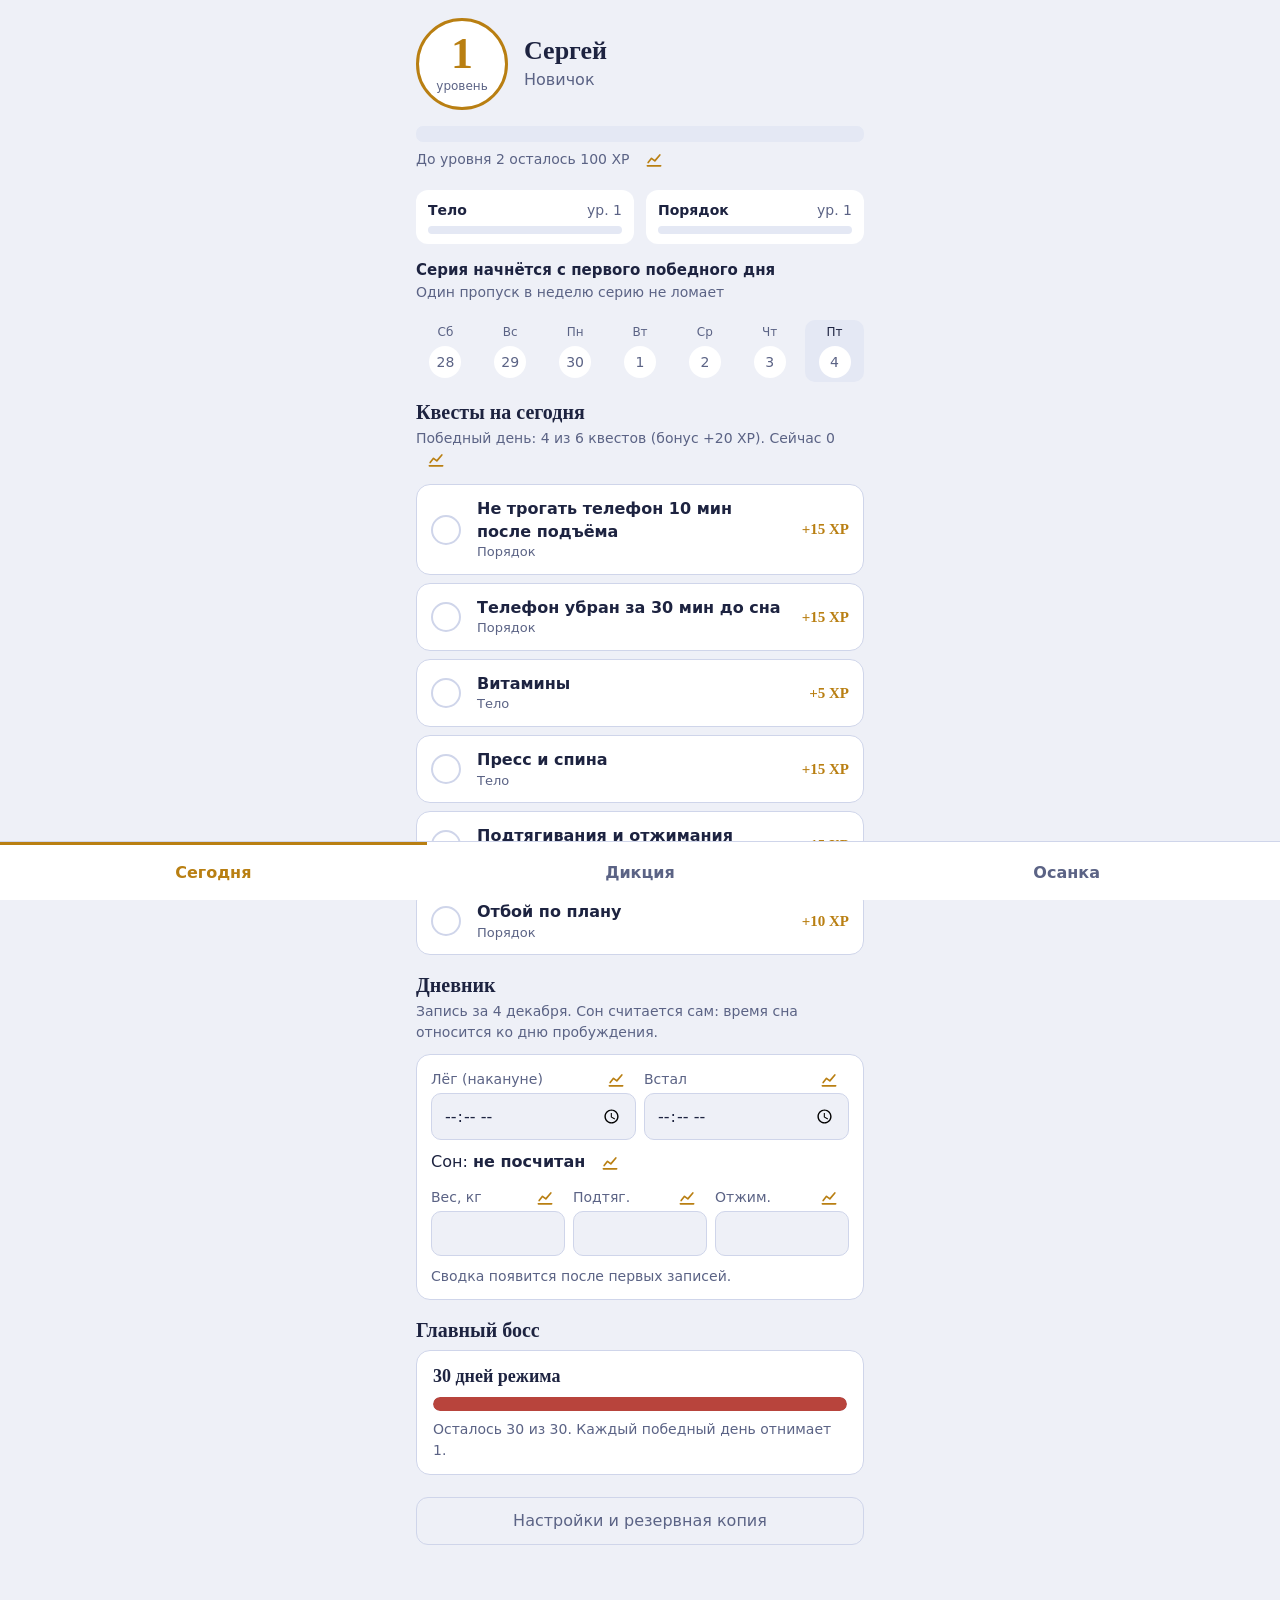
<file: index.html>
<!doctype html>
<html lang="ru">
<head>
<meta charset="utf-8">
<meta name="viewport" content="width=device-width, initial-scale=1, viewport-fit=cover">
<meta name="apple-mobile-web-app-capable" content="yes">
<meta name="mobile-web-app-capable" content="yes">
<meta name="apple-mobile-web-app-status-bar-style" content="black-translucent">
<meta name="apple-mobile-web-app-title" content="Квесты дня">
<meta name="theme-color" content="#161b2e">
<meta name="color-scheme" content="dark light">
<link rel="apple-touch-icon" href="[data-uri]">
<link rel="icon" href="[data-uri]">
<title>Квесты дня</title>
<style>
:root{
  --bg:#161b2e; --surface:#1f2640; --surface2:#283052; --line:#343e66;
  --text:#ece9f4; --muted:#9ba2c2;
  --gold:#e9b44c; --gold-ink:#2b1f05;
  --moss:#7cc79a; --moss-ink:#0f2a1b; --moss-bg:rgba(124,199,154,.14);
  --blood:#d9645b;
  --serif:"Iowan Old Style","Palatino Linotype",Georgia,serif;
  --sans:-apple-system,"SF Pro Text",system-ui,"Segoe UI",Roboto,sans-serif;
}
@media (prefers-color-scheme: light){
  :root{
    --bg:#eef0f7; --surface:#ffffff; --surface2:#e4e8f4; --line:#cfd5ea;
    --text:#1d2340; --muted:#5b6385;
    --gold:#b97f12; --gold-ink:#ffffff;
    --moss:#2f8a58; --moss-ink:#ffffff; --moss-bg:rgba(47,138,88,.12);
    --blood:#b8443c;
  }
}
*{box-sizing:border-box;-webkit-tap-highlight-color:transparent}
html,body{margin:0;background:var(--bg);color:var(--text);font:16px/1.45 var(--sans)}
body{padding:env(safe-area-inset-top) env(safe-area-inset-right) env(safe-area-inset-bottom) env(safe-area-inset-left)}
button,input,select,textarea{font:inherit;color:inherit}
button{cursor:pointer}
:focus-visible{outline:3px solid var(--gold);outline-offset:2px}
#app{max-width:480px;margin:0 auto;padding:18px 16px 110px}

.notice{background:var(--surface2);border-left:4px solid var(--blood);padding:10px 12px;border-radius:8px;font-size:14px;margin-bottom:14px}

/* Персонаж: единственный «громкий» элемент */
.hero{display:flex;align-items:center;gap:16px}
.lvl{flex:none;width:92px;height:92px;border-radius:50%;border:3px solid var(--gold);display:flex;flex-direction:column;align-items:center;justify-content:center;background:var(--surface)}
.lvl-n{font:700 44px/1 var(--serif);color:var(--gold)}
.lvl-w{font-size:12px;color:var(--muted);margin-top:2px}
.who h1{margin:0;font:700 26px/1.15 var(--serif)}
.who p{margin:2px 0 0;color:var(--muted)}
.bar{height:14px;border-radius:7px;background:var(--surface2);overflow:hidden}
.bar i{display:block;height:100%;border-radius:7px;background:var(--gold);transition:width .5s ease}
.xp{margin-top:16px;height:16px}
.hint{margin:6px 0 0;font-size:14px;color:var(--muted)}

.spheres{display:grid;grid-template-columns:1fr 1fr;gap:12px;margin-top:18px}
.sph{background:var(--surface);border-radius:12px;padding:10px 12px}
.sph-top{display:flex;justify-content:space-between;font-size:14px;margin-bottom:6px}
.sph-top b{font-weight:600}
.sph-top span{color:var(--muted)}
.sph .bar{height:8px}
.sph .bar i{background:var(--moss)}

.streak{margin:16px 0 0;font-size:15px}
.streak b{font-weight:700}
.streak span{display:block;color:var(--muted);font-size:14px}

.week{display:grid;grid-template-columns:repeat(7,1fr);gap:6px;margin:18px 0 6px}
.day{background:none;border:0;padding:4px 0;display:flex;flex-direction:column;align-items:center;gap:4px;border-radius:10px;min-height:56px}
.day .wd{font-size:12px;color:var(--muted)}
.day .num{width:32px;height:32px;border-radius:50%;display:flex;align-items:center;justify-content:center;font-size:14px;border:2px solid transparent;color:var(--muted);background:var(--surface)}
.day.part .num{border-color:var(--gold);color:var(--text)}
.day.win .num{background:var(--gold);color:var(--gold-ink);font-weight:700}
.day.sel{background:var(--surface2)}
.day.sel .wd{color:var(--text)}

h2{font:700 20px/1.2 var(--serif);margin:18px 0 4px}
.sub{margin:0 0 12px;color:var(--muted);font-size:14px}
.sub.ok{color:var(--moss)}

.quest{width:100%;display:grid;grid-template-columns:34px 1fr auto;gap:12px;align-items:center;text-align:left;background:var(--surface);border:1px solid var(--line);border-radius:14px;padding:12px 14px;margin-bottom:8px;min-height:64px;transition:background .2s,border-color .2s}
.quest .chk{width:30px;height:30px;border-radius:50%;border:2px solid var(--line);display:flex;align-items:center;justify-content:center}
.quest .chk svg{width:16px;height:16px;stroke:var(--moss-ink);stroke-width:3;fill:none;opacity:0}
.quest .qt{display:block;font-weight:600}
.quest .qs{display:block;font-size:13px;color:var(--muted)}
.quest .qx{font:700 15px var(--serif);color:var(--gold)}
.quest.done{background:var(--moss-bg);border-color:var(--moss)}
.quest.done .chk{background:var(--moss);border-color:var(--moss)}
.quest.done .chk svg{opacity:1}
.quest.done .qt{color:var(--muted)}
.empty{background:var(--surface);border-radius:14px;padding:16px;color:var(--muted)}

.boss{background:var(--surface);border:1px solid var(--line);border-radius:14px;padding:14px 16px;margin-top:8px}
.boss h3{margin:0 0 10px;font:700 18px/1.25 var(--serif)}
.boss .bar i{background:var(--blood)}
.boss p{margin:8px 0 0;font-size:14px;color:var(--muted)}
.boss.dead{border-color:var(--gold)}
.boss.dead h3{color:var(--gold)}

.btn{display:block;width:100%;border:0;border-radius:12px;padding:13px 16px;font-weight:600;background:var(--gold);color:var(--gold-ink);min-height:48px}
.ghost{background:var(--surface2);border:1px solid var(--line);border-radius:10px;padding:10px 12px;min-height:44px}
.link{margin-top:22px;background:none;border:1px solid var(--line);border-radius:12px;color:var(--muted);width:100%;min-height:48px}

/* Тост и модалка */
#toast{position:fixed;left:50%;bottom:calc(84px + env(safe-area-inset-bottom));transform:translate(-50%,20px);background:var(--surface2);border:1px solid var(--gold);color:var(--text);padding:10px 16px;border-radius:12px;max-width:min(92vw,440px);font-size:15px;opacity:0;pointer-events:none;transition:opacity .2s,transform .2s;z-index:30;text-align:center}
#toast.show{opacity:1;transform:translate(-50%,0)}
#modal{position:fixed;inset:0;background:rgba(10,12,24,.7);display:none;align-items:center;justify-content:center;padding:24px;z-index:40}
#modal.open{display:flex}
.mcard{background:var(--surface);border:2px solid var(--gold);border-radius:18px;padding:24px 20px;max-width:360px;width:100%;text-align:center}
.mcard h2{margin:0 0 8px;color:var(--gold);font-size:26px}
.mcard p{margin:0 0 8px}
.mcard .btn{margin-top:14px}

/* Настройки */
#overlay{position:fixed;inset:0;background:rgba(10,12,24,.6);display:none;z-index:20}
#overlay.open{display:block}
.sheet{position:absolute;left:0;right:0;bottom:0;max-width:480px;margin:0 auto;max-height:92vh;overflow:auto;background:var(--bg);border-radius:20px 20px 0 0;padding:18px 16px calc(28px + env(safe-area-inset-bottom));border:1px solid var(--line)}
.sheet h2{margin-top:6px}
.sheet h3{font:700 17px var(--serif);margin:22px 0 8px}
.sheet label{display:block;font-size:14px;color:var(--muted);margin:10px 0 4px}
.sheet input[type=text],.sheet input[type=number],.sheet select,.sheet textarea{width:100%;background:var(--surface);border:1px solid var(--line);border-radius:10px;padding:10px 12px;min-height:44px}
.sheet textarea{min-height:110px;font:12px/1.4 ui-monospace,Menlo,monospace}
.qe{background:var(--surface);border:1px solid var(--line);border-radius:12px;padding:10px;margin-bottom:8px}
.qe input{background:var(--bg)!important}
.qe-row{display:grid;grid-template-columns:1fr 1fr auto;gap:8px;margin-top:8px}
.qe-row select{background:var(--bg)!important}
.row2{display:grid;grid-template-columns:1fr 1fr;gap:8px;margin-top:8px}
.msg{font-size:14px;color:var(--muted);margin:8px 0 0;min-height:1.4em}
.danger{color:var(--blood);border-color:var(--blood)}

/* Дневник и подсказки */
.logbox{background:var(--surface);border:1px solid var(--line);border-radius:14px;padding:12px 14px}
.logbox label{display:block;font-size:14px;color:var(--muted);margin:2px 0 4px}
.logbox input{width:100%;min-width:0;background:var(--bg);border:1px solid var(--line);border-radius:10px;padding:10px 12px;min-height:44px}
.logbox .row2{margin-top:0}
.row3{display:grid;grid-template-columns:1fr 1fr 1fr;gap:8px}
.sleepline{margin:10px 0}
.logbox .sub{margin:10px 0 0}
.ramp{display:flex;gap:12px;align-items:center;justify-content:space-between;background:var(--surface2);border-left:4px solid var(--gold);border-radius:10px;padding:10px 12px;margin:0 0 8px;font-size:14px}
.ramp .ghost{flex:none}

/* Навигация */
#nav{position:fixed;left:0;right:0;bottom:0;background:var(--surface);border-top:1px solid var(--line);display:grid;grid-template-columns:repeat(3,1fr);padding-bottom:env(safe-area-inset-bottom);z-index:10}
#nav button{border:0;background:none;min-height:58px;color:var(--muted);font-weight:600;border-top:3px solid transparent}
#nav button[aria-current="page"]{color:var(--gold);border-top-color:var(--gold)}

/* Страницы упражнений */
.ph{font:700 28px/1.15 var(--serif);margin:4px 0 6px}
.seg{display:grid;grid-template-columns:1fr 1fr;gap:6px;background:var(--surface);padding:4px;border-radius:12px;margin:12px 0}
.seg button{border:0;background:none;border-radius:9px;padding:10px;min-height:44px;color:var(--muted);font-weight:600}
.seg button.on{background:var(--gold);color:var(--gold-ink)}
.weeks{display:grid;grid-template-columns:repeat(4,1fr);gap:6px;margin:8px 0}
.weeks button{border:1px solid var(--line);background:var(--surface);border-radius:10px;min-height:44px;color:var(--muted);font-weight:600}
.weeks button.on{border-color:var(--gold);color:var(--gold)}
.card{background:var(--surface);border:1px solid var(--line);border-radius:14px;padding:12px 14px;margin:10px 0}
.card h3{margin:0 0 6px;font:700 17px var(--serif)}
.card p{margin:4px 0}
.card .meta{color:var(--muted);font-size:14px}
.bh{font:700 19px/1.25 var(--serif);margin:22px 0 2px}
.exc{background:var(--surface);border:1px solid var(--line);border-radius:14px;margin-bottom:8px;overflow:hidden}
.exc.done{border-color:var(--moss);background:var(--moss-bg)}
.exh{display:grid;grid-template-columns:54px 1fr}
.exchk{border:0;background:none;display:flex;align-items:center;justify-content:center;min-height:64px}
.exchk span{width:28px;height:28px;border-radius:50%;border:2px solid var(--line);display:flex;align-items:center;justify-content:center}
.exc.done .exchk span{background:var(--moss);border-color:var(--moss)}
.exchk svg{width:15px;height:15px;stroke:var(--moss-ink);stroke-width:3;fill:none;opacity:0}
.exc.done .exchk svg{opacity:1}
.extitle{border:0;background:none;text-align:left;padding:10px 12px 10px 0;display:block;width:100%}
.en{display:block;font-weight:600}
.ed{display:block;font-size:13px;color:var(--muted)}
.tag{font-size:12px;border:1px solid var(--gold);color:var(--gold);border-radius:6px;padding:0 6px;margin-left:6px;font-weight:400}
.exb{padding:2px 14px 14px;border-top:1px solid var(--line)}
.exb h4{font:700 15px var(--serif);margin:12px 0 4px}
.exb ol{margin:6px 0;padding-left:20px}
.exb li{margin:5px 0}
.exb p{margin:4px 0}
.note{border-left:4px solid var(--blood);background:var(--surface2);border-radius:8px;padding:8px 10px;margin-top:10px;font-size:14px}
.note.gold{border-left-color:var(--gold)}
.timer{display:flex;gap:10px;align-items:center;margin-top:12px;flex-wrap:wrap}
.timer .ghost{min-width:150px}
.timer .tm{font:700 18px var(--serif);color:var(--gold)}

/* Схемы упражнений */
.dg svg{width:100%;height:auto;display:block;background:var(--surface2);border-radius:10px;margin:12px 0 4px}
.dg .b,.dg .bad{fill:none;stroke:var(--text);stroke-width:3;stroke-linecap:round;stroke-linejoin:round}
.dg .bad{stroke:var(--blood)}
.dg .hd{fill:var(--text)}
.dg .hdb{fill:var(--blood)}
.dg .ho{fill:none;stroke:var(--text);stroke-width:3}
.dg .g{stroke:var(--muted);stroke-width:1.5}
.dg .gw{stroke:var(--muted);stroke-width:4}
.dg .ga{stroke:var(--gold);stroke-width:2.5;fill:none;stroke-linecap:round}
.dg .gd{stroke:var(--gold);stroke-width:1.5;stroke-dasharray:4 4;fill:none}
.dg .gh,.dg .dot{fill:var(--gold)}
.dg .wt{fill:var(--muted)}
.dg text{fill:var(--muted);font-size:10px;font-family:var(--sans)}

/* Графики */
.cbtn{border:0;background:none;color:var(--gold);width:40px;height:40px;display:inline-flex;align-items:center;justify-content:center;vertical-align:middle;margin:-8px 0;border-radius:10px}
.cbtn svg{width:20px;height:20px;fill:none;stroke:currentColor;stroke-width:2;stroke-linecap:round;stroke-linejoin:round}
.lab{display:flex;align-items:center;justify-content:space-between;gap:4px}
.lab label{margin:2px 0 4px}
.inp{width:100%;min-width:0;background:var(--bg);border:1px solid var(--line);border-radius:10px;padding:10px 12px;min-height:44px}
.seg.three{grid-template-columns:repeat(3,1fr)}
.chart{width:100%;height:auto;display:block;margin:8px 0;background:var(--surface);border-radius:12px}
.chart .cg{stroke:var(--line);stroke-width:1}
.chart text{fill:var(--muted);font-size:10px;font-family:var(--sans)}
.chart .cl{fill:none;stroke:var(--gold);stroke-width:2.5;stroke-linejoin:round;stroke-linecap:round}
.chart .cd{fill:var(--gold)}
.chart .goal{stroke:var(--moss);stroke-width:2;stroke-dasharray:6 4}
.chart .goalt{fill:var(--moss)}
.stats{display:grid;grid-template-columns:1fr 1fr;gap:8px;margin-top:8px}
.stats div{background:var(--surface);border-radius:10px;padding:8px 10px}
.stats b{display:block;font:700 17px var(--serif)}
.stats span{font-size:12px;color:var(--muted)}

@media (prefers-reduced-motion: reduce){*{transition:none!important;animation:none!important}}
</style>
</head>
<body>
<main id="app"></main>
<nav id="nav" aria-label="Разделы"></nav>
<div id="toast" role="status" aria-live="polite"></div>
<div id="modal" role="dialog" aria-modal="true"></div>
<div id="overlay"></div>

<script>
(function(){
'use strict';

var KEY = 'quest-life-v1';
var WIN_BONUS = 20;      // бонус XP за победный день
var WIN_SHARE = 0.6;     // доля квестов для победного дня
var MAX_Q = 6;           // максимум квестов (принцип Парето: только главное)
// «Ступени» для мягкого сокращения телефона: старт, шаг и потолок в минутах
var RAMP = {
  am: { def: 10, step: 5,  max: 60, label: 'Утро без телефона' },
  pm: { def: 30, step: 10, max: 90, label: 'Вечер без телефона' }
};
var KINDS = ['am', 'pm', 'vit', 'abs'];
var SPH = { body: 'Тело', order: 'Порядок' };
var TITLES = ['Новичок','Ученик','Странник','Следопыт','Воин','Ветеран','Мастер','Наставник','Легенда'];
var WD = ['Вс','Пн','Вт','Ср','Чт','Пт','Сб'];

var storageOk = true;
var state;
var sel;

/* ---------- даты ---------- */
function pad(n){ return (n < 10 ? '0' : '') + n; }
function ds(d){ return d.getFullYear() + '-' + pad(d.getMonth() + 1) + '-' + pad(d.getDate()); }
function todayStr(){ return ds(new Date()); }
function parseDate(s){ var p = s.split('-').map(Number); return new Date(p[0], p[1] - 1, p[2]); }
function addDays(s, n){ var d = parseDate(s); d.setDate(d.getDate() + n); return ds(d); }
function fmt(s){ return parseDate(s).toLocaleDateString('ru-RU', { day: 'numeric', month: 'long' }); }

function esc(s){
  return String(s).replace(/[&<>"']/g, function(c){
    return { '&': '&amp;', '<': '&lt;', '>': '&gt;', '"': '&quot;', "'": '&#39;' }[c];
  });
}

/* ---------- программы упражнений ---------- */
var PROGRAMS = {
  dic: {
    title: 'Дикция',
    intro: 'Программа на 4 недели: дыхание, артикуляция, дикция, интонация. Всё без боли и без форсажа. Режим «Парето» оставляет три упражнения, которые дают основной сдвиг.',
    note: 'Если охриплость держится дольше двух недель, обратитесь к ЛОРу или фониатру. Если не получается конкретный звук (картавость, свистящее «с»), нужен логопед: общая гимнастика такие дефекты не исправляет, она улучшает общую чёткость. Любое упражнение делайте без боли.',
    pareto: [{ id: 'd-jaw' }, { id: 'd-cork' }, { id: 'd-candle' }],
    paretoInfo: 'Три упражнения: челюсть, пробка, свеча «С». Делайте каждый день.',
    plan: [
      ['Пн, Ср, Пт', 'Чёткость', 'Блоки 1–2 (разминка) + Блок 3'],
      ['Вт, Чт', 'Живая речь', 'Блоки 1–2 (разминка) + Блок 4'],
      ['Сб', 'Контроль', 'Разминка + скороговорки недели + запись одного абзаца на диктофон, сравнение с первой записью'],
      ['Вс', 'Отдых', 'Только «Хоботок — Улыбка» в течение дня']
    ],
    twisters: {
      1: [{ t: 'От топота копыт пыль по полю летит', f: 'Т, П' },
          { t: 'Бык тупогуб, тупогубенький бычок, у быка бела губа была тупа', f: 'Б, П' },
          { t: 'Ткёт ткач ткани на платки Тане', f: 'Т, К, стечения согласных' }],
      2: [{ t: 'На дворе трава, на траве дрова. Не руби дрова на траве двора', f: 'Р, переключение Д/Т' },
          { t: 'Карл у Клары украл кораллы, а Клара у Карла украла кларнет', f: 'Р/Л, К' },
          { t: 'Ехал Грека через реку, видит Грека: в реке рак. Сунул Грека руку в реку, рак за руку Греку цап!', f: 'Р, Г, К' }],
      3: [{ t: 'Шла Саша по шоссе и сосала сушку', f: 'С/Ш' },
          { t: 'Шесть мышат в шалаше шуршат', f: 'Ш, стечения согласных' },
          { t: 'Жужжит жужелица, жужжит, да не кружится', f: 'Ж' }],
      4: [{ t: 'Либретто «Риголетто»', f: 'Р, Л, Т' },
          { t: 'Лигурийский регулировщик регулировал в Лигурии', f: 'Р/Л' },
          { t: 'Четыре чёрненьких чумазеньких чертёнка чертили чёрными чернилами чертёж чрезвычайно чисто', f: 'Ч, итоговая' }]
    },
    blocks: [
      { title: 'Блок 1. Дыхание и голос', intro: 'Опора дыхания и свободная гортань. Без них дикция «тонет» к концу фразы.', ex: [
        { id: 'd-warm', name: '«Тёплый выдох»', sets: 1, reps: '5–6 выдохов', seconds: 60,
          goal: 'Плавно распределять воздух',
          steps: ['Вдох носом, живот мягко вперёд', 'Выдох ртом на «Ха-а-а», будто греете руки: долго и равномерно', '5–6 повторов'],
          check: 'Выдох ровный, плечи неподвижны',
          mistake: 'Поднимать плечи на вдохе. Это верхнегрудное дыхание, опоры оно не даёт' },
        { id: 'd-candle', name: 'Свеча «С-с-с»', sets: 3, reps: '15–20 сек звука', seconds: 20, metric: { label: 'Свеча «С», секунд', unit: 'сек' },
          goal: 'Голос не садится к концу фразы',
          steps: ['Спокойный вдох носом на 4 счёта', 'Тяните «С-с-с» тихо и ровно, как спускающее колесо', 'Ориентир: 15–20 секунд, 3 повтора'],
          check: 'Звук не дрожит и не прерывается до конца',
          mistake: 'Выжимать остаток воздуха через силу. Вы тренируете зажим, а не опору' },
        { id: 'd-egorki', name: '«Егорки» на одном выдохе', sets: 2, reps: '10–12 «Егорок» на одном выдохе', seconds: 30, metric: { label: 'Егорок на одном выдохе', unit: 'шт' },
          goal: 'Экономный выдох на длинную фразу',
          steps: ['Спокойный глубокий вдох', 'На выдохе: «Раз Егорка, два Егорка…» в обычном темпе речи', 'Ориентир 10–12, с каждой неделей +1–2'],
          check: 'Последний Егорка звучит так же чётко, как первый',
          mistake: 'Ускорять счёт, чтобы «уложиться». Так тренируется тараторство' },
        { id: 'd-straw', name: 'Гудение в трубочку и сирена на «М»', sets: 2, reps: '45 сек: трубочка, затем сирена на «М»', seconds: 45, tag: 'доказательный метод',
          goal: 'Снять зажим гортани, добавить голосу объём',
          steps: ['Возьмите коктейльную трубочку, гудите в неё на «У», скользя голосом снизу вверх и обратно: 45 секунд', 'Уберите трубочку: губы сомкнуты, зубы разомкнуты, та же сирена на «М-м-м»', 'Затем слоги: ММИ, ММЭ, ММА, ММО, ММУ'],
          check: 'На «М» вибрирует в губах и переносице, горло не напряжено',
          mistake: 'Гудеть громко. Нужна вибрация, а не сила звука' }
      ] },
      { title: 'Блок 2. Артикуляционная гимнастика', intro: 'Перед зеркалом, с максимальной комфортной амплитудой. Без боли и щелчков в суставах.', ex: [
        { id: 'd-jaw', name: 'Свободная челюсть', sets: 3, reps: '10 слогов «Ба-Да-Я» (перед первым подходом 20 сек массажа)', seconds: 20,
          goal: 'Перестать говорить «сквозь зубы»',
          steps: ['20 секунд: самомассаж жевательных мышц (под скулами) круговыми движениями пальцев', 'Слегка приоткройте рот и дайте челюсти свободно «упасть» под собственным весом', 'Произносите «Ба-ба-ба», «Да-да-да», «Я-я-я»: челюсть опускается легко, без усилия'],
          check: 'На ударных гласных между зубами проходит 1–2 пальца',
          mistake: 'Раскрывать рот через силу или выдвигать челюсть вперёд. Это нагрузка на сустав, а не тренировка речи' },
        { id: 'd-lips', name: '«Хоботок — Улыбка»', sets: 2, reps: '15–20 чередований', seconds: 25,
          goal: 'Подвижные губы, чёткие гласные',
          steps: ['Вытянуть губы трубочкой вперёд', 'Растянуть в широкой улыбке, видны верхние и нижние зубы', '15–20 чередований, челюсть неподвижна'],
          check: 'Губы работают целиком, а не только уголками',
          mistake: 'Помогать себе челюстью. Движение должно быть только губами' },
        { id: 'd-tongue', name: '«Чистим зубы» и «Укол»', sets: 2, reps: '5 кругов и 10 уколов', seconds: 30,
          goal: 'Сила и точность языка',
          steps: ['Кончиком языка «почистить» внутреннюю сторону верхних, затем нижних зубов: по 5 кругов', 'Острым языком упираться изнутри в правую и левую щёку: по 10 раз'],
          check: 'Щека заметно выпячивается',
          mistake: 'Распластанный широкий язык. Кончик должен быть узким и острым' },
        { id: 'd-horse', name: '«Лошадка» (цоканье)', sets: 2, reps: '15–20 щелчков', seconds: 25,
          goal: 'Сильный кончик языка, база для «Р» и «Л»',
          steps: ['Присосите язык всей спинкой к нёбу', 'Оторвите со звонким щелчком: 15–20 раз', 'Затем то же медленно, растягивая подъязычную уздечку'],
          check: 'Щелчок громкий и звонкий',
          mistake: 'Челюсть ходит вместе с языком. Удерживайте её неподвижной (можно пальцем на подбородке)' }
      ] },
      { title: 'Блок 3. Дикционный тренинг', intro: 'Ядро программы: от слогов к скороговоркам.', ex: [
        { id: 'd-syll', name: 'Слоговые связки', sets: 2, reps: 'все ряды слогов (сначала шёпотом, затем голосом)', seconds: 45,
          goal: 'Базовая чёткость согласных',
          steps: ['Сначала мягким шёпотом, затем голосом', 'Б-П: БИ-БЭ-БА-БО-БУ-БЫ / ПИ-ПЭ-ПА-ПО-ПУ-ПЫ', 'Д-Т: ДИ-ДЭ-ДА-ДО-ДУ-ДЫ / ТИ-ТЭ-ТА-ТО-ТУ-ТЫ', 'Р: ДРИ-ДРЭ-ДРА-ДРО-ДРУ-ДРЫ', 'Взрывные: ПТКА, ПТКО, ПТКУ, ПТКЭ, ПТКИ'],
          check: 'Каждый слог отдельный, без слипания',
          mistake: 'Громкий «сценический» шёпот. Он нагружает связки сильнее обычной речи: шепчите тихо' },
        { id: 'd-cork', name: 'Скороговорки недели с пробкой', sets: 3, reps: 'одна скороговорка: 3–5 раз с пробкой, затем 2 раза без', seconds: 80,
          goal: 'Главное упражнение: разгоняет язык и губы',
          twisters: true,
          steps: ['Медленно по слогам, утрируя артикуляцию', 'С винной пробкой или карандашом между передними зубами: 3–5 раз, чётко, преодолевая помеху', 'Без пробки: сразу почувствуете лёгкость', 'Ускоряйте, только пока чёткость сохраняется'],
          check: 'Без пробки фраза звучит заметно чище',
          mistake: 'Сильно сжимать пробку зубами. Держите её легко и не дольше 1–2 минут подряд' },
        { id: 'd-end', name: 'Чтение вслух «с окончаниями»', sets: 1, reps: '2 минуты чтения', seconds: 120,
          goal: 'Не «съедать» окончания в живой речи',
          steps: ['Любой текст: новости, книга', 'Читайте вслух, доводя каждое окончание (-тся, -ть, -ст, -ый) до конца', 'Последний слог каждой фразы так же громко, как первый'],
          check: 'Окончания слышны в записи на диктофон',
          mistake: 'Ронять громкость в конце фразы. Именно там пропадает разборчивость' }
      ] },
      { title: 'Блок 4. Интонация, темп, живая речь', intro: 'Чёткость в упражнениях должна перейти в обычную речь.', ex: [
        { id: 'd-paint', name: '«Маляр»', sets: 1, reps: '6 интонаций', seconds: 90,
          goal: 'Выразительность вместо монотонности',
          steps: ['Фраза: «Сегодня хорошая погода»', 'Произнесите с радостью, удивлением, сарказмом, грустью, вопросом', 'Затем нейтрально, как диктор новостей'],
          check: 'Каждая эмоция узнаётся на слух',
          mistake: 'Менять только громкость. Эмоцию передают высота голоса и темп' },
        { id: 'd-stress', name: 'Логическое ударение', sets: 1, reps: '5 вариантов ударения', seconds: 60,
          goal: 'Говорить со смыслом, а не «ровной строкой»',
          steps: ['Фраза: «Я завтра поеду в Москву»', 'Произнесите 5 раз, каждый раз выделяя голосом другое слово', 'Отметьте, как меняется смысл: кто, когда, что сделаю, куда'],
          check: 'Слушатель понял бы, какой вопрос подразумевается',
          mistake: 'Выделять слово только громкостью. Добавьте паузу перед ним' },
        { id: 'd-speed', name: '«Пульт скорости»', sets: 3, reps: 'скороговорка на одной скорости: 3, затем 7, затем 2', seconds: 30,
          goal: 'Контроль темпа под нагрузкой',
          steps: ['Возьмите скороговорку недели', 'Шкала скорости от 1 до 10: произнесите на 3, затем на 7, затем на 2'],
          check: 'Чёткость одинаковая на любой скорости',
          mistake: 'Разгоняться дальше той скорости, где пропадает чёткость' },
        { id: 'd-shadow', name: 'Теневое повторение (shadowing)', sets: 1, reps: '3 минуты', seconds: 180, tag: 'прогрессивный метод',
          goal: 'Перенести дикцию в естественный темп речи',
          steps: ['Аудио с хорошей дикцией: новости, аудиокнига профессионального чтеца', 'Повторяйте за диктором вслух с отставанием в 1–2 слова, как эхо', 'Артикулируйте чётче, чем диктор'],
          check: 'Держите темп диктора, не теряя разборчивости',
          mistake: 'Брать слишком быстрый материал на старте. Начните с аудиокниги, не с ток-шоу' }
      ] }
    ]
  },
  pos: {
    title: 'Осанка',
    intro: 'Сутулость и плечи вперёд от сидячей работы. Сидение укорачивает грудные мышцы и сгибатели бедра, а мышцы между лопатками растягиваются и слабеют. Поэтому нужно растягивать стянутое и укреплять ослабленное. Ориентир: 4–8 недель регулярных занятий, сроки у всех разные.',
    note: 'Нормально: растяжение и приятное утомление мышц. Не нормально: острая боль, онемение или покалывание в руке, головокружение. Тогда остановитесь. Если боль повторяется или не проходит, покажитесь врачу. Программа профилактическая, не лечебная.',
    pareto: [{ id: 'p-door' }, { id: 'p-ytw', reps: '8 на каждую букву', seconds: 40 }, { id: 'p-chin' }, { id: 'p-plank', sets: 2, reps: '30 сек', seconds: 30 }],
    paretoInfo: 'Четыре упражнения, которые растягивают стянутое и грузят главные слабые звенья. Около 8–10 минут.',
    plan: null,
    blocks: [
      { title: 'Блок A. Растяжка и мобилизация', intro: 'Стянутые мышцы физически не дают плечам и тазу встать в правильное положение. Без этого блока укрепление будет «бороться» с укороченными тканями.', ex: [
        { id: 'p-door', name: 'Растяжка грудных в дверном проёме', sets: 2, reps: '30 сек на сторону', seconds: 30, sides: true,
          steps: ['Встаньте в дверной проём. Согните руку в локте на 90° и прижмите предплечье и ладонь к косяку. Локоть на высоте плеча или чуть ниже.', 'Сделайте небольшой шаг вперёд через проём, пока не почувствуете растяжение в передней части груди и плеча. Корпус прямой, плечо не поднимается к уху.', 'Слегка поверните корпус от прижатой руки: растяжение должно усилиться в груди, а не в самом плечевом суставе.', 'Удерживайте 30 секунд, дышите спокойно. Затем смените руку.'],
          mistake: 'Локоть выше плеча: нагрузка уходит в плечевой сустав, а не в грудную мышцу.',
          caution: 'Острая боль в плече или покалывание и онемение в руке: выйдите из позы.' },
        { id: 'p-cat', name: 'Кошка-корова', sets: 1, reps: '10 циклов', seconds: 40,
          steps: ['Встаньте на четвереньки: запястья под плечами, колени под тазом.', 'На вдохе прогните поясницу вниз, грудь и таз тянутся вверх, взгляд вперёд-вверх. Это «корова».', 'На выдохе округлите спину от поясницы до шеи, подбородок к груди. Это «кошка».', 'Двигайтесь медленно, в такт дыханию, проводя волну по всему позвоночнику, а не только по пояснице.'],
          mistake: 'Голова «бросается» отдельно от спины. Она должна быть продолжением волны, иначе шея перегружается.' },
        { id: 'p-hip', name: 'Растяжка сгибателей бедра', sets: 2, reps: '30 сек на сторону', seconds: 30, sides: true,
          steps: ['Встаньте в выпад на одно колено: передняя нога согнута на 90°, заднее колено на полу (подложите сложенное полотенце).', 'Подкрутите таз под себя, как будто подтягиваете копчик вперёд-вниз. Это ключевой момент.', 'Слегка подайте вес вперёд, корпус остаётся вертикальным.', 'Растяжение чувствуется в передней части бедра задней ноги, ближе к паху. Держите 30 секунд, смените ногу.'],
          mistake: 'Выпад без подкручивания таза почти не растягивает сгибатели бедра. Это самый частый промах.' },
        { id: 'p-rot', name: 'Ротация грудного отдела лёжа на боку', sets: 1, reps: '8 раз на сторону', seconds: 45, sides: true,
          steps: ['Лягте на бок, колени согнуты примерно на 90° и лежат друг на друге, руки вытянуты вперёд, ладони вместе.', 'Не отрывая колени от пола, медленно раскрывайте верхнюю руку по дуге назад, как будто рисуете полукруг.', 'Взгляд и голова следуют за рукой.', 'Дойдите до точки, где чувствуете растяжение в грудном отделе, задержитесь на секунду и вернитесь. Таз и колени неподвижны.'],
          mistake: 'Если колени отрываются от пола или таз тоже разворачивается, работает поясница, а не грудной отдел, ради которого делается упражнение.' }
      ] },
      { title: 'Блок B. Укрепление', intro: 'Ромбовидные и трапеция растянуты и ослаблены сидячей позой, они не могут долго удерживать лопатки. Это целевая нагрузка именно на них.', ex: [
        { id: 'p-ytw', name: 'Y-T-W лёжа на животе', sets: 2, reps: '10 на каждую букву', seconds: 50,
          steps: ['Лягте на живот, лоб опустите на пол или на сложенное полотенце, шея в нейтральном положении.', 'Y: вытяните руки по диагонали вперёд-вверх над головой, большие пальцы смотрят в потолок, приподнимите руки на пару сантиметров от пола.', 'T: разведите руки строго в стороны на уровне плеч и приподнимите.', 'W: согните локти, подтяните руки к рёбрам, лопатки сведите к позвоночнику.', 'Каждое движение короткое, на 2–3 сантиметра от пола, без рывка. Лопатки активно сводятся в каждой позиции.'],
          mistake: 'Главная ошибка: поднимать руки высоко за счёт прогиба поясницы. Амплитуда маленькая, важно качество сведения лопаток, а не высота подъёма рук.' },
        { id: 'p-row', name: 'Отведение руки в наклоне', sets: 3, reps: '12 повторов', seconds: 40,
          steps: ['Слегка согните колени, наклоните корпус вперёд от бёдер примерно на 45°, спина прямая, не круглая.', 'Руки с лёгким весом (гантели или бутылки с водой) свободно свисают вниз.', 'Отведите локти назад и в стороны, подтягивая вес к рёбрам и сводя лопатки друг к другу.', 'В верхней точке задержитесь на секунду, почувствуйте сведение между лопаток.', 'Медленно опустите руки обратно.'],
          mistake: 'Не берите вес, который заставляет тянуть руками с раскачкой корпуса. Лучше вес поменьше, но чистое движение лопатками.' },
        { id: 'p-plank', name: 'Планка', sets: 3, reps: '30–40 сек', seconds: 35, metric: { label: 'Планка, секунд в подходе', unit: 'сек' },
          steps: ['Упор на предплечья, локти строго под плечами.', 'Тело: прямая линия от затылка до пяток, таз не задран и не провисает.', 'Слегка подкрутите таз под себя («подожмите копчик»), напрягите пресс и ягодицы.', 'Дышите ровно, взгляд в пол перед собой, шея продолжает линию позвоночника.'],
          mistake: 'Провисание поясницы. Если живот «падает» к полу, сократите время подхода, но сохраните положение таза.' },
        { id: 'p-super', name: 'Супермен', sets: 3, reps: '10 повторов', seconds: 30,
          steps: ['Лягте на живот, руки вытянуты вперёд, ноги прямые.', 'Одновременно приподнимите руки, грудь и ноги от пола на небольшую высоту.', 'Задержитесь на 1–2 секунды. Взгляд в пол чуть впереди, голову не запрокидывайте.', 'Плавно опуститесь, не «бросайте» себя на пол.'],
          mistake: 'Слишком большая амплитуда. Цель: включить разгибатели спины небольшим контролируемым подъёмом, а не взлететь как можно выше.',
          caution: 'При боли в пояснице уменьшите подъём или пропустите упражнение.' },
        { id: 'p-wall', name: 'Скольжение по стене (wall slides)', sets: 2, reps: '10 повторов', seconds: 40,
          steps: ['Встаньте спиной к стене: затылок, лопатки и таз касаются стены, стопы в 10–15 см от неё.', 'Поднимите руки в «ворота»: локти на уровне плеч, согнуты на 90°, предплечья и тыльные стороны кистей прижаты к стене.', 'Медленно скользите руками вверх по стене, пока не выпрямите их, не отрывая предплечья, кисти и поясницу от стены.', 'Так же медленно опустите руки обратно в «ворота».'],
          mistake: 'Поясница отрывается от стены при подъёме рук: значит амплитуда слишком большая. Работайте в доступном диапазоне, для начала это нормально.' }
      ] },
      { title: 'Блок C. Шея', intro: 'Когда голова вынесена вперёд, шея и верх спины работают с большей нагрузкой, чем при нейтральном положении. Chin tuck, базовое упражнение, учит возвращать голову над плечами.', ex: [
        { id: 'p-chin', name: 'Подбородок назад (chin tuck)', sets: 3, reps: '10 повторов с удержанием 3 сек', seconds: 30,
          steps: ['Сядьте или встаньте прямо, смотрите строго перед собой.', 'Мягко втяните подбородок назад, как будто делаете «двойной подбородок». Не наклоняйте голову вниз и не запрокидывайте вверх.', 'Движение горизонтальное: голова едет назад по прямой, а не вращается.', 'Задержитесь на 3 секунды, почувствуйте растяжение у основания черепа сзади. Вернитесь и повторите.'],
          mistake: 'Кивок вниз вместо движения назад. Подбородок не должен опускаться к груди, только «уезжать» назад.',
          caution: 'Без усилия руками. Боль, головокружение или онемение в руках: остановитесь.' }
      ] },
      { title: 'Блок D. Осознанность', intro: 'Телу нужно научиться узнавать правильное положение, чтобы воспроизводить его в течение дня само, без команды.', ex: [
        { id: 'p-stand', name: 'Стойка у стены', sets: 1, reps: '1–2 минуты', seconds: 90,
          steps: ['Встаньте спиной к стене, пятки примерно в 5 см от неё.', 'Коснитесь стены по очереди: ягодицы, лопатки, затылок.', 'Между поясницей и стеной остаётся небольшой естественный просвет. Не вжимайте поясницу в стену силой.', 'Плечи расслаблены и слегка опущены, не подняты к ушам. Постойте 1–2 минуты, запоминая ощущение.', 'Отойдите от стены и постарайтесь сохранить то же положение ещё несколько секунд.'],
          mistake: 'Вжимание поясницы в стену: это неестественный прогиб. Достаточно лёгкого зазора.' }
      ] }
    ]
  }
};

/* ---------- названия, сон, дневник ---------- */
function qTitle(q){
  if (q.k === 'am') return 'Не трогать телефон ' + q.m + ' мин после подъёма';
  if (q.k === 'pm') return 'Телефон убран за ' + q.m + ' мин до сна';
  return q.t;
}

function toMin(v){
  if (!/^\d{2}:\d{2}$/.test(v || '')) return null;
  var p = v.split(':');
  return Number(p[0]) * 60 + Number(p[1]);
}

function sleepMin(l){
  if (!l) return null;
  var b = toMin(l.bed), w = toMin(l.wake);
  if (b === null || w === null) return null;
  var d = w - b;
  if (d < 0) d += 1440;
  return d === 0 ? null : d;
}

function hm(m){ return Math.floor(m / 60) + ' ч ' + pad(m % 60) + ' мин'; }
function sleepText(l){ var m = sleepMin(l); return m === null ? 'не посчитан' : hm(m); }
function num(v){ return String(v).replace('.', ','); }

function logSummary(){
  var tot = 0, cnt = 0, ws = [];
  for (var i = 6; i >= 0; i--) {
    var l = state.log[addDays(sel, -i)];
    if (!l) continue;
    var m = sleepMin(l);
    if (m !== null) { tot += m; cnt++; }
    if (l.w != null) ws.push(l.w);
  }
  var parts = [];
  if (cnt) parts.push('Сон за 7 дней: в среднем ' + hm(Math.round(tot / cnt)) + ' (записей: ' + cnt + ')');
  if (ws.length > 1) {
    var dl = Math.round((ws[ws.length - 1] - ws[0]) * 10) / 10;
    parts.push('вес ' + (dl > 0 ? '+' : '') + num(dl) + ' кг за период');
  } else if (ws.length === 1) {
    parts.push('вес ' + num(ws[0]) + ' кг');
  }
  var gt = goalText();
  if (gt) parts.push(gt.replace(/\.$/, ''));
  else if (ws.length) parts.push('Цель по весу можно задать в настройках');
  return parts.length ? parts.join('. ') + '.' : 'Сводка появится после первых записей.';
}

function lab(forId, text, m){
  return '<div class="lab"><label for="' + forId + '">' + text + '</label>' + cbtn(m, text) + '</div>';
}

function logHtml(){
  var l = state.log[sel] || {};
  return '<h2>Дневник</h2>' +
    '<p class="sub">Запись за ' + esc(fmt(sel)) + '. Сон считается сам: время сна относится ко дню пробуждения.</p>' +
    '<div class="logbox">' +
      '<div class="row2">' +
        '<div>' + lab('l-bed', 'Лёг (накануне)', 'bed') + '<input id="l-bed" type="time" value="' + esc(l.bed || '') + '"></div>' +
        '<div>' + lab('l-wake', 'Встал', 'wake') + '<input id="l-wake" type="time" value="' + esc(l.wake || '') + '"></div>' +
      '</div>' +
      '<p class="sleepline">Сон: <b id="sleep-val">' + sleepText(l) + '</b> ' + cbtn('sleep', 'Сон') + '</p>' +
      '<div class="row3">' +
        '<div>' + lab('l-w', 'Вес, кг', 'w') + '<input id="l-w" type="text" inputmode="decimal" value="' + (l.w != null ? num(l.w) : '') + '"></div>' +
        '<div>' + lab('l-pu', 'Подтяг.', 'pu') + '<input id="l-pu" type="text" inputmode="numeric" value="' + (l.pu != null ? l.pu : '') + '"></div>' +
        '<div>' + lab('l-ps', 'Отжим.', 'ps') + '<input id="l-ps" type="text" inputmode="numeric" value="' + (l.ps != null ? l.ps : '') + '"></div>' +
      '</div>' +
      '<p class="sub" id="log-sum">' + logSummary() + '</p>' +
    '</div>';
}

function updateLogDerived(){
  var a = document.getElementById('sleep-val');
  var b = document.getElementById('log-sum');
  if (a) a.textContent = sleepText(state.log[sel]);
  if (b) b.textContent = logSummary();
}

// Подсказка поднять ступень, если квест держится 5 дней из последних 7
function rampHints(){
  var t = todayStr(), html = '';
  state.quests.forEach(function(q){
    var r = RAMP[q.k];
    if (!r || q.m >= r.max) return;
    var c = 0;
    for (var i = 0; i < 7; i++) {
      var d = state.days[addDays(t, -i)];
      if (d && d.done && d.done[q.id]) c++;
    }
    if (c >= 5) {
      html += '<div class="ramp"><span>' + r.label + ': получается ' + c + ' дней из 7. Можно поднять ступень до ' +
        Math.min(r.max, q.m + r.step) + ' мин.</span>' +
        '<button class="ghost" data-a="ramp" data-id="' + esc(q.id) + '">Прибавить</button></div>';
    }
  });
  return html;
}

function csvText(){
  var dates = {};
  Object.keys(state.log).forEach(function(k){ dates[k] = 1; });
  Object.keys(state.days).forEach(function(k){
    var d = state.days[k];
    if (d && d.done && Object.keys(d.done).length) dates[k] = 1;
  });
  var vit = [], abs = [];
  state.quests.forEach(function(q){
    if (q.k === 'vit') vit.push(q.id);
    if (q.k === 'abs') abs.push(q.id);
  });
  function any(day, ids){
    return ids.some(function(id){ return day && day.done && day.done[id]; }) ? 1 : 0;
  }
  var rows = ['Дата;Лёг;Встал;Спал;Вес;Витамины;Пресс/спина;Подтягивания;Отжимания'];
  Object.keys(dates).sort().forEach(function(k){
    var l = state.log[k] || {}, day = state.days[k];
    var m = sleepMin(l);
    var p = k.split('-');
    rows.push([
      p[2] + '.' + p[1] + '.' + p[0], l.bed || '', l.wake || '',
      m === null ? '' : Math.floor(m / 60) + ':' + pad(m % 60),
      l.w != null ? num(l.w) : '', any(day, vit), any(day, abs),
      l.pu != null ? l.pu : '', l.ps != null ? l.ps : ''
    ].join(';'));
  });
  return rows.join('\n');
}

/* ---------- состояние и сохранение ---------- */
function defaults(){
  return {
    v: 1,
    name: 'Сергей',
    quests: [
      { id: 'q1', t: '', k: 'am', m: RAMP.am.def, s: 'order', x: 15 },
      { id: 'q2', t: '', k: 'pm', m: RAMP.pm.def, s: 'order', x: 15 },
      { id: 'q3', t: 'Витамины', k: 'vit', s: 'body', x: 5 },
      { id: 'q4', t: 'Пресс и спина', k: 'abs', s: 'body', x: 15 },
      { id: 'q5', t: 'Подтягивания и отжимания', s: 'body', x: 15 },
      { id: 'q6', t: 'Отбой по плану', s: 'order', x: 10 }
    ],
    days: {},
    log: {},
    ex: {},
    res: {},
    goal: {},
    ui: { dicMode: 'pareto', posMode: 'pareto', dicWeek: 1 },
    boss: { name: '30 дней режима', hp: 30, start: todayStr(), reward: '' }
  };
}

function migrate(o){
  var d = defaults();
  if (!o || typeof o !== 'object') return d;
  var quests = d.quests;
  if (Array.isArray(o.quests)) {
    quests = o.quests.slice(0, MAX_Q).map(function(q, i){
      var x = Number(q && q.x);
      var k = (q && KINDS.indexOf(q.k) >= 0) ? q.k : undefined;
      var item = {
        id: String((q && q.id) || ('q' + Date.now() + i)),
        t: String((q && q.t) || (k ? '' : 'Квест')),
        s: (q && q.s === 'body') ? 'body' : 'order',
        x: [5, 10, 15, 20].indexOf(x) >= 0 ? x : 10
      };
      if (k) item.k = k;
      if (RAMP[k]) item.m = Math.max(1, Math.min(RAMP[k].max, parseInt(q.m, 10) || RAMP[k].def));
      return item;
    });
  }
  var boss = d.boss;
  if (o.boss && typeof o.boss === 'object') {
    boss = {
      name: String(o.boss.name || d.boss.name),
      hp: Math.max(1, parseInt(o.boss.hp, 10) || d.boss.hp),
      start: /^\d{4}-\d{2}-\d{2}$/.test(o.boss.start || '') ? o.boss.start : d.boss.start,
      reward: String(o.boss.reward || '')
    };
  }
  return {
    v: 1,
    name: typeof o.name === 'string' ? o.name : d.name,
    quests: quests,
    days: (o.days && typeof o.days === 'object') ? o.days : {},
    log: (o.log && typeof o.log === 'object') ? o.log : {},
    ex: (o.ex && typeof o.ex === 'object') ? o.ex : {},
    res: (o.res && typeof o.res === 'object') ? o.res : {},
    goal: (o.goal && typeof o.goal === 'object') ? o.goal : {},
    ui: {
      dicMode: (o.ui && o.ui.dicMode === 'full') ? 'full' : 'pareto',
      posMode: (o.ui && o.ui.posMode === 'full') ? 'full' : 'pareto',
      dicWeek: (o.ui && [1, 2, 3, 4].indexOf(Number(o.ui.dicWeek)) >= 0) ? Number(o.ui.dicWeek) : 1
    },
    boss: boss
  };
}

function load(){
  try {
    localStorage.setItem(KEY + '-test', '1');
    localStorage.removeItem(KEY + '-test');
  } catch (e) { storageOk = false; return defaults(); }
  try {
    var raw = localStorage.getItem(KEY);
    if (raw) return migrate(JSON.parse(raw));
  } catch (e) { /* повреждённые данные: начинаем заново */ }
  return defaults();
}

function save(){
  if (!storageOk) return;
  try { localStorage.setItem(KEY, JSON.stringify(state)); }
  catch (e) { storageOk = false; renderMain(); }
}

/* ---------- расчёты ---------- */
function isWin(day){
  if (!day || !day.done) return false;
  var c = Object.keys(day.done).length;
  var n = Math.max(day.n || 0, c);
  return c > 0 && c >= Math.ceil(n * WIN_SHARE);
}

function levelInfo(xp, base, step){
  var l = 1, need = base, rest = xp;
  while (rest >= need) { rest -= need; l++; need = base + step * (l - 1); }
  return { level: l, into: rest, need: need };
}

function xpOf(){
  var tot = 0, sph = { body: 0, order: 0 };
  Object.keys(state.days).forEach(function(k){
    var day = state.days[k];
    if (!day || !day.done) return;
    Object.keys(day.done).forEach(function(id){
      var e = day.done[id];
      if (!e) return;
      tot += e.x;
      sph[e.s] = (sph[e.s] || 0) + e.x;
    });
    if (isWin(day)) tot += WIN_BONUS;
  });
  return { tot: tot, sph: sph };
}

function levels(){
  var x = xpOf();
  return {
    t: levelInfo(x.tot, 100, 50).level,
    body: levelInfo(x.sph.body || 0, 80, 40).level,
    order: levelInfo(x.sph.order || 0, 80, 40).level
  };
}

function firstDate(){
  var f = null;
  Object.keys(state.days).forEach(function(k){
    var d = state.days[k];
    if (d && d.done && Object.keys(d.done).length && (f === null || k < f)) f = k;
  });
  return f;
}

// Серия побед подряд. Один пропуск прощается (щит), не чаще раза в 7 дней.
function streakInfo(){
  var first = firstDate(), t = todayStr();
  if (!first) return { n: 0, shield: true };
  var todayWin = isWin(state.days[t]);
  var cur = todayWin ? t : addDays(t, -1);
  var age = todayWin ? 0 : 1;
  var n = 0, since = 99, forgiveAge = null;
  while (cur >= first) {
    if (isWin(state.days[cur])) { n++; since++; }
    else if (since >= 6) { since = 0; if (forgiveAge === null) forgiveAge = age; }
    else break;
    cur = addDays(cur, -1);
    age++;
  }
  return { n: n, shield: forgiveAge === null || forgiveAge >= 7 };
}

function bossInfo(){
  var b = state.boss, w = 0;
  Object.keys(state.days).forEach(function(k){
    if (k >= b.start && isWin(state.days[k])) w++;
  });
  var hp = Math.max(1, parseInt(b.hp, 10) || 1);
  return { wins: w, hp: hp, left: Math.max(0, hp - w) };
}

/* ---------- интерфейс ---------- */
var app = document.getElementById('app');
var toastEl = document.getElementById('toast');
var modalEl = document.getElementById('modal');
var overlay = document.getElementById('overlay');
var toastTimer = null;

function toast(msg){
  toastEl.textContent = msg;
  toastEl.classList.add('show');
  clearTimeout(toastTimer);
  toastTimer = setTimeout(function(){ toastEl.classList.remove('show'); }, 2400);
}

function modal(title, lines){
  modalEl.innerHTML =
    '<div class="mcard"><h2>' + esc(title) + '</h2>' +
    lines.map(function(l){ return '<p>' + esc(l) + '</p>'; }).join('') +
    '<button class="btn" data-a="mclose">Дальше</button></div>';
  modalEl.classList.add('open');
  var b = modalEl.querySelector('button');
  if (b && b.focus) b.focus();
}

function titleFor(level){ return TITLES[Math.min(level - 1, TITLES.length - 1)]; }

function renderToday(){
  var x = xpOf();
  var L = levelInfo(x.tot, 100, 50);
  var B = levelInfo(x.sph.body || 0, 80, 40);
  var O = levelInfo(x.sph.order || 0, 80, 40);
  var st = streakInfo(), bo = bossInfo(), t = todayStr();
  var day = state.days[sel] || { done: {}, n: 0 };
  var doneCount = Object.keys(day.done || {}).length;
  var qn = state.quests.length;
  var need = Math.ceil(qn * WIN_SHARE);
  var win = isWin(day);

  var week = '';
  for (var i = 6; i >= 0; i--) {
    var d = addDays(t, -i);
    var dd = state.days[d];
    var cnt = (dd && dd.done) ? Object.keys(dd.done).length : 0;
    var cls = isWin(dd) ? 'win' : (cnt ? 'part' : '');
    week += '<button class="day ' + cls + (d === sel ? ' sel' : '') + '" data-a="sel" data-d="' + d +
      '" aria-pressed="' + (d === sel) + '" aria-label="' + esc(fmt(d)) + '">' +
      '<span class="wd">' + WD[parseDate(d).getDay()] + '</span>' +
      '<span class="num">' + parseDate(d).getDate() + '</span></button>';
  }

  var quests = '';
  if (!qn) {
    quests = '<div class="empty">Квестов пока нет. Добавьте их в настройках.</div>';
  } else {
    state.quests.forEach(function(q){
      var done = !!(day.done && day.done[q.id]);
      quests += '<button class="quest' + (done ? ' done' : '') + '" data-a="tog" data-id="' + esc(q.id) +
        '" aria-pressed="' + done + '">' +
        '<span class="chk"><svg viewBox="0 0 16 16" aria-hidden="true"><path d="M3 8.5l3.2 3L13 4.5"/></svg></span>' +
        '<span><span class="qt">' + esc(qTitle(q)) + '</span><span class="qs">' + SPH[q.s] + '</span></span>' +
        '<span class="qx">+' + q.x + ' XP</span></button>';
    });
  }

  var subCls = win ? 'sub ok' : 'sub';
  var subTxt = win
    ? 'Победный день. Бонус +' + WIN_BONUS + ' XP получен'
    : 'Победный день: ' + need + ' из ' + qn + ' квестов (бонус +' + WIN_BONUS + ' XP). Сейчас ' + doneCount;

  var streakTxt, streakSub;
  if (st.n === 0) {
    streakTxt = 'Серия начнётся с первого победного дня';
    streakSub = 'Один пропуск в неделю серию не ломает';
  } else {
    streakTxt = 'Серия: ' + st.n + ' ' + plural(st.n, 'день', 'дня', 'дней');
    streakSub = st.shield
      ? 'Щит готов: один пропуск не сломает серию'
      : 'Щит использован: следующий пропуск обнулит серию';
  }

  var dead = bo.left === 0;
  var bossHtml =
    '<div class="boss' + (dead ? ' dead' : '') + '">' +
    '<h3>' + esc(state.boss.name) + (dead ? ': повержен' : '') + '</h3>' +
    '<div class="bar"><i style="width:' + Math.round(bo.left / bo.hp * 100) + '%"></i></div>' +
    '<p>' + (dead
      ? 'Все ' + bo.hp + ' побед-дней набраны.'
      : 'Осталось ' + bo.left + ' из ' + bo.hp + '. Каждый победный день отнимает 1.') + '</p>' +
    (state.boss.reward ? '<p>Награда: ' + esc(state.boss.reward) + '</p>' : '') +
    (dead ? '<p><button class="btn" data-a="set">Назначить нового босса</button></p>' : '') +
    '</div>';

  app.innerHTML =
    (storageOk ? '' : '<div class="notice">Сохранение недоступно в этом окне: прогресс пропадёт при закрытии. Откройте файл в Safari или Chrome.</div>') +
    '<section class="hero">' +
      '<div class="lvl"><span class="lvl-n">' + L.level + '</span><span class="lvl-w">уровень</span></div>' +
      '<div class="who"><h1>' + esc(state.name) + '</h1><p>' + titleFor(L.level) + '</p></div>' +
    '</section>' +
    '<div class="bar xp" role="progressbar" aria-valuemin="0" aria-valuemax="' + L.need + '" aria-valuenow="' + L.into + '"><i style="width:' + Math.round(L.into / L.need * 100) + '%"></i></div>' +
    '<p class="hint">До уровня ' + (L.level + 1) + ' осталось ' + (L.need - L.into) + ' XP ' + cbtn('xp', 'XP за день') + '</p>' +
    '<div class="spheres">' +
      sphereHtml('Тело', B) + sphereHtml('Порядок', O) +
    '</div>' +
    '<p class="streak"><b>' + streakTxt + '</b><span>' + streakSub + '</span></p>' +
    '<div class="week">' + week + '</div>' +
    '<h2>' + (sel === t ? 'Квесты на сегодня' : 'Квесты за ' + esc(fmt(sel))) + '</h2>' +
    '<p class="' + subCls + '">' + subTxt + ' ' + cbtn('quests', 'Квестов за день') + '</p>' +
    quests + rampHints() + logHtml() +
    '<h2>Главный босс</h2>' + bossHtml +
    '<button class="link" data-a="set">Настройки и резервная копия</button>';
}

function sphereHtml(name, info){
  return '<div class="sph"><div class="sph-top"><b>' + name + '</b><span>ур. ' + info.level + '</span></div>' +
    '<div class="bar"><i style="width:' + Math.round(info.into / info.need * 100) + '%"></i></div></div>';
}

function plural(n, a, b, c){
  var m = n % 100, k = n % 10;
  if (m >= 11 && m <= 14) return c;
  if (k === 1) return a;
  if (k >= 2 && k <= 4) return b;
  return c;
}


/* ---------- страницы упражнений ---------- */
var page = 'today';
var openEx = {};
var timer = null, timerId = null, audio = null;
var nav = document.getElementById('nav');

function renderMain(){
  renderNav();
  if (page === 'today') renderToday(); else renderEx(page);
}

function renderNav(){
  nav.innerHTML = [['today', 'Сегодня'], ['dic', 'Дикция'], ['pos', 'Осанка']].map(function(it){
    return '<button data-pg="' + it[0] + '"' + (page === it[0] ? ' aria-current="page"' : '') + '>' + it[1] + '</button>';
  }).join('');
}

function allEx(p){
  var list = [];
  PROGRAMS[p].blocks.forEach(function(b){ b.ex.forEach(function(e){ list.push(e); }); });
  return list;
}

function paretoList(p){
  var all = allEx(p);
  return PROGRAMS[p].pareto.map(function(pe){
    var base = all.filter(function(e){ return e.id === pe.id; })[0];
    return Object.assign({}, base, pe);
  });
}

function getEx(p, id){
  var list = state.ui[p + 'Mode'] === 'pareto' ? paretoList(p) : allEx(p);
  return list.filter(function(e){ return e.id === id; })[0] || null;
}

function fmtSec(n){
  n = Math.max(0, Math.round(n));
  return Math.floor(n / 60) + ':' + pad(n % 60);
}

function buildSegs(e){
  var segs = [], sets = e.sets || 1, sides = e.sides ? ['правая сторона', 'левая сторона'] : [null];
  for (var s = 1; s <= sets; s++) {
    sides.forEach(function(side){
      var label = sets > 1 ? 'Подход ' + s + ' из ' + sets : 'Выполняйте';
      if (side) label += ', ' + side;
      segs.push({ label: label, sec: e.seconds });
    });
    if (s < sets && restOf(e)) segs.push({ label: 'Отдых', sec: restOf(e) });
  }
  return segs;
}

function totalSec(e){
  return buildSegs(e).reduce(function(a, g){ return a + g.sec; }, 0);
}

function progDays(p){
  var prefix = p === 'dic' ? 'd-' : 'p-', t = todayStr(), n = 0;
  for (var i = 0; i < 7; i++) {
    var m = state.ex[addDays(t, -i)];
    if (m && Object.keys(m).some(function(k){ return k.indexOf(prefix) === 0; })) n++;
  }
  return n;
}

function exCard(p, e, done){
  var open = !!openEx[e.id];
  var h = '<div class="exc' + (done ? ' done' : '') + '">' +
    '<div class="exh">' +
      '<button class="exchk" data-a="ex-chk" data-id="' + e.id + '" aria-pressed="' + done + '" aria-label="Отметить выполненным: ' + esc(e.name) + '">' +
        '<span><svg viewBox="0 0 16 16" aria-hidden="true"><path d="M3 8.5l3.2 3L13 4.5"/></svg></span></button>' +
      '<button class="extitle" data-a="ex-open" data-id="' + e.id + '" aria-expanded="' + open + '">' +
        '<span class="en">' + esc(e.name) + (e.tag ? '<span class="tag">' + esc(e.tag) + '</span>' : '') + '</span>' +
        '<span class="ed">' + esc(setsText(e)) + '</span></button>' +
    '</div>';
  if (open) {
    h += '<div class="exb">';
    if (DIAG[e.id]) h += '<div class="dg">' + DIAG[e.id]() + '</div>';
    if (e.goal) h += '<h4>Зачем</h4><p>' + esc(e.goal) + '</p>';
    h += '<h4>Объём</h4><p>' + esc(setsText(e)) + (e.sets > 1 && restOf(e) ? ', отдых между подходами ' + restOf(e) + ' сек' : '') + '</p>';
    h += '<h4>Как делать</h4><ol>' + e.steps.map(function(x){ return '<li>' + esc(x) + '</li>'; }).join('') + '</ol>';
    if (e.twisters) h += '<p class="note gold">Скороговорки недели смотрите вверху страницы.</p>';
    if (e.check) h += '<p><b>Как понять, что получается:</b> ' + esc(e.check) + '</p>';
    if (e.mistake) h += '<p class="note"><b>Частая ошибка.</b> ' + esc(e.mistake) + '</p>';
    if (e.caution) h += '<p class="note"><b>Осторожно.</b> ' + esc(e.caution) + '</p>';
    if (e.metric) {
      var rv = (state.res[todayStr()] || {})[e.id];
      h += '<div class="lab" style="margin-top:12px"><label for="r-' + e.id + '">' + esc(e.metric.label) + ' сегодня</label>' + cbtn('r:' + e.id, e.metric.label) + '</div>' +
        '<input id="r-' + e.id + '" class="inp" type="text" inputmode="decimal" value="' + (rv != null ? num(rv) : '') + '">';
    }
    h += '<div class="timer">';
    if (timer && timerId === e.id) {
      h += '<button class="ghost" data-a="ex-stop">Остановить</button><span class="tm" id="tm-' + e.id + '"></span>';
    } else {
      h += '<button class="ghost" data-a="ex-timer" data-id="' + e.id + '">Таймер: ' + fmtSec(totalSec(e)) + '</button>';
    }
    h += '</div></div>';
  }
  return h + '</div>';
}

function renderEx(p){
  var prog = PROGRAMS[p], mode = state.ui[p + 'Mode'], t = todayStr();
  var doneMap = state.ex[t] || {};
  var pareto = mode === 'pareto';
  var flat = pareto ? paretoList(p) : allEx(p);
  var cnt = flat.filter(function(e){ return doneMap[e.id]; }).length;

  var h = '<h1 class="ph">' + prog.title + '</h1><p class="sub">' + esc(prog.intro) + '</p>' +
    '<div class="seg" role="group" aria-label="Режим">' +
      '<button class="' + (pareto ? 'on' : '') + '" data-a="mode" data-p="' + p + '" data-m="pareto" aria-pressed="' + pareto + '">Парето</button>' +
      '<button class="' + (!pareto ? 'on' : '') + '" data-a="mode" data-p="' + p + '" data-m="full" aria-pressed="' + !pareto + '">Полная</button>' +
    '</div>' +
    '<p class="sub">Сегодня выполнено ' + cnt + ' из ' + flat.length + '. Дней с занятиями за последние 7: ' + progDays(p) + '.</p>';

  if (p === 'dic') {
    var wk = state.ui.dicWeek;
    h += '<div class="card"><h3>Скороговорки недели</h3><div class="weeks">' +
      [1, 2, 3, 4].map(function(w){
        return '<button class="' + (w === wk ? 'on' : '') + '" data-a="week" data-w="' + w + '" aria-pressed="' + (w === wk) + '">Нед. ' + w + '</button>';
      }).join('') + '</div>' +
      prog.twisters[wk].map(function(x){
        return '<p>' + esc(x.t) + '</p><p class="meta">Фокус: ' + esc(x.f) + '</p>';
      }).join('') +
      '<p class="meta">Сначала медленно по слогам, потом быстрее, пока сохраняется чёткость.</p></div>';
  }

  if (pareto) {
    h += '<p class="sub">' + esc(prog.paretoInfo) + '</p>';
    flat.forEach(function(e){ h += exCard(p, e, !!doneMap[e.id]); });
  } else {
    if (prog.plan) {
      h += '<div class="card"><h3>План недели</h3>' + prog.plan.map(function(r){
        return '<p><b>' + esc(r[0]) + ': ' + esc(r[1]) + '.</b> ' + esc(r[2]) + '</p>';
      }).join('') + '</div>';
    }
    prog.blocks.forEach(function(b){
      h += '<h2 class="bh">' + esc(b.title) + '</h2><p class="sub">' + esc(b.intro) + '</p>';
      b.ex.forEach(function(e){ h += exCard(p, e, !!doneMap[e.id]); });
    });
  }
  h += '<p class="note">' + esc(prog.note) + '</p>';
  app.innerHTML = h;
  if (timer) tickTimer();
}

function initAudio(){
  try {
    var AC = window.AudioContext || window.webkitAudioContext;
    if (AC && !audio) audio = new AC();
    if (audio && audio.state === 'suspended') audio.resume();
  } catch (e) {}
}

function beep(freq, ms){
  try {
    if (!audio) return;
    var o = audio.createOscillator(), g = audio.createGain();
    o.frequency.value = freq; g.gain.value = 0.08;
    o.connect(g); g.connect(audio.destination);
    o.start(); o.stop(audio.currentTime + ms / 1000);
  } catch (e) {}
}

function startTimer(p, id){
  var e = getEx(p, id);
  if (!e) return;
  clearInterval(timer);
  initAudio();
  var segs = buildSegs(e);
  timerId = id;
  timer = setInterval(tickTimer, 250);
  timerState = { p: p, id: id, segs: segs, start: Date.now(), total: segs.reduce(function(a, g){ return a + g.sec; }, 0), idx: 0 };
  renderMain();
}
var timerState = null;

function stopTimer(){
  clearInterval(timer);
  timer = null; timerId = null; timerState = null;
  renderMain();
}

function tickTimer(){
  if (!timerState) return;
  var ts = timerState;
  var el = (Date.now() - ts.start) / 1000;
  if (el >= ts.total) {
    clearInterval(timer);
    beep(880, 500);
    var t = todayStr();
    if (!state.ex[t]) state.ex[t] = {};
    state.ex[t][ts.id] = 1;
    save();
    timer = null; timerId = null; timerState = null;
    renderMain();
    toast('Готово: упражнение отмечено');
    return;
  }
  var acc = 0, idx = 0;
  for (var i = 0; i < ts.segs.length; i++) {
    if (el < acc + ts.segs[i].sec) { idx = i; break; }
    acc += ts.segs[i].sec;
  }
  if (idx !== ts.idx) { ts.idx = idx; beep(660, 200); }
  var node = document.getElementById('tm-' + ts.id);
  if (node) node.textContent = ts.segs[idx].label + ': ' + fmtSec(acc + ts.segs[idx].sec - el);
}

nav.addEventListener('click', function(e){
  var b = e.target.closest('[data-pg]');
  if (!b) return;
  page = b.getAttribute('data-pg');
  renderMain();
  window.scrollTo(0, 0);
});


/* ---------- схемы упражнений на осанку ---------- */
function Pl(pts, cls){ return '<polyline class="' + (cls || 'b') + '" points="' + pts + '"/>'; }
function Hd(x, y, r, cls){ return '<circle class="' + (cls || 'hd') + '" cx="' + x + '" cy="' + y + '" r="' + (r || 7) + '"/>'; }
function Ln(x1, y1, x2, y2, cls){ return '<line class="' + (cls || 'g') + '" x1="' + x1 + '" y1="' + y1 + '" x2="' + x2 + '" y2="' + y2 + '"/>'; }
function Pa(d, cls){ return '<path class="' + (cls || 'b') + '" d="' + d + '"/>'; }
function Ar(x1, y1, x2, y2){
  var a = Math.atan2(y2 - y1, x2 - x1), L = 7;
  var pts = [x2, y2, x2 - L * Math.cos(a - 0.45), y2 - L * Math.sin(a - 0.45), x2 - L * Math.cos(a + 0.45), y2 - L * Math.sin(a + 0.45)]
    .map(function(v){ return Math.round(v * 10) / 10; });
  return Ln(x1, y1, x2, y2, 'ga') + '<polygon class="gh" points="' + pts[0] + ',' + pts[1] + ' ' + pts[2] + ',' + pts[3] + ' ' + pts[4] + ',' + pts[5] + '"/>';
}
function Fr(dx, body, cap, cx){ return '<g transform="translate(' + dx + ',0)">' + body + '<text x="' + (cx || 55) + '" y="107" text-anchor="middle">' + cap + '</text></g>'; }
function Sv(w, inner, label){
  var view = label.indexOf('вид ') >= 0 ? label.slice(label.indexOf('вид ')) : '';
  return '<svg viewBox="0 0 ' + w + ' 112" role="img" aria-label="Схема: ' + label + '">' +
    (view ? '<text x="6" y="11">' + view.charAt(0).toUpperCase() + view.slice(1) + '</text>' : '') + inner + '</svg>';
}
var FLOOR = Ln(0, 92, 110, 92);

var DIAG = {
  'p-door': function(){
    return Sv(240,
      Fr(5, FLOOR + Ln(78, 4, 78, 92, 'gw') + Hd(60, 18) + Pl('60,25 60,58') + Pl('60,58 57,91') + Pl('60,58 64,91') + Pl('60,30 62,52') + Pl('60,30 76,31 76,14'), 'Рука на косяке') +
      Fr(125, FLOOR + Ln(52, 4, 52, 92, 'gw') + Hd(68, 18) + Pl('67,25 66,58') + Pl('66,58 60,91') + Pl('66,58 74,91') + Pl('67,30 70,52') + Pl('67,30 55,32 55,14') + Ar(76, 42, 94, 42), 'Шаг вперёд'),
      'растяжка грудных в дверном проёме, вид сбоку');
  },
  'p-cat': function(){
    return Sv(240,
      Fr(5, FLOOR + Hd(20, 50) + Pl('30,62 25,55') + Pa('M30,62 Q55,78 80,62') + Pl('30,62 30,91') + Pl('80,62 80,91 102,91') + Ar(55, 74, 55, 86), 'Корова: прогиб') +
      Fr(125, FLOOR + Hd(22, 72) + Pl('30,62 26,67') + Pa('M30,62 Q55,40 80,62') + Pl('30,62 30,91') + Pl('80,62 80,91 102,91') + Ar(55, 48, 55, 33), 'Кошка: спина вверх'),
      'кошка-корова, вид сбоку');
  },
  'p-hip': function(){
    return Sv(240,
      Fr(5, FLOOR + Hd(54, 21) + Pl('54,28 54,62') + Pl('54,34 58,58') + Pl('54,62 78,64 80,91') + Pl('54,62 40,91 16,91'), 'Выпад на колено') +
      Fr(125, FLOOR + Hd(61, 21) + Pl('61,28 61,62') + Pl('61,34 65,58') + Pl('61,62 82,64 82,91') + Pl('61,62 42,91 18,91') + Ln(47, 82, 57, 66, 'gd') + Ar(56, 54, 70, 54), 'Таз подкручен'),
      'растяжка сгибателей бедра, вид сбоку');
  },
  'p-rot': function(){
    var body = Hd(18, 62) + Pl('25,62 70,62') + Pl('70,62 84,44 100,48');
    return Sv(240,
      Fr(5, body + Pl('30,62 31,32') + Pl('34,62 35,33'), 'Руки вместе') +
      Fr(125, body + Pl('30,62 31,32') + Pl('34,62 35,94') + Pa('M42,34 A28,28 0 0,1 42,90', 'ga') + Ar(46, 84, 42, 91), 'Рука раскрыта'),
      'ротация грудного отдела лёжа на боку, вид сверху');
  },
  'p-ytw': function(){
    var body = Hd(40, 22) + Pl('40,29 40,66') + Pl('40,66 36,98') + Pl('40,66 44,98');
    return Sv(250,
      Fr(5, body + Pl('40,33 22,6') + Pl('40,33 58,6'), 'Y', 40) +
      Fr(87, body + Pl('40,33 12,33') + Pl('40,33 68,33'), 'T', 40) +
      Fr(169, body + Pl('40,33 24,48 20,30') + Pl('40,33 56,48 60,30'), 'W', 40),
      'Y-T-W лёжа на животе, вид сверху');
  },
  'p-row': function(){
    var body = FLOOR + Hd(81, 33) + Pl('42,56 74,38') + Pl('42,56 50,73 46,91') + Pl('42,56 44,74 38,91');
    return Sv(240,
      Fr(5, body + Pl('72,40 72,70') + Hd(72, 74, 4, 'wt'), 'Руки свисают') +
      Fr(125, body + Pl('72,40 58,30 61,50') + Hd(61, 54, 4, 'wt') + Ar(78, 74, 67, 58), 'Локти назад'),
      'отведение рук в наклоне, вид сбоку');
  },
  'p-plank': function(){
    return Sv(240,
      Fr(5, FLOOR + Hd(22, 62) + Pl('32,68 32,91 14,91') + Pl('32,68 104,88') + Ln(32, 61, 104, 81, 'gd'), 'Правильно') +
      Fr(125, FLOOR + Hd(22, 62, 7, 'hdb') + Pl('32,68 32,91 14,91', 'bad') + Pl('32,68 66,86 104,88', 'bad') + Ln(32, 61, 104, 81, 'gd'), 'Ошибка: провис'),
      'планка на предплечьях, вид сбоку');
  },
  'p-super': function(){
    return Sv(240,
      Fr(5, FLOOR + Hd(18, 84, 6) + Pl('24,86 104,86') + Pl('22,83 4,83'), 'Лёжа на животе') +
      Fr(125, FLOOR + Hd(22, 74, 6) + Pl('28,79 8,71') + Pl('28,79 62,88') + Pl('62,88 104,79') + Ar(10, 84, 10, 70) + Ar(100, 89, 100, 76), 'Невысокий подъём'),
      'супермен, вид сбоку');
  },
  'p-wall': function(){
    var body = Hd(55, 20) + Pl('55,27 55,62') + Pl('42,32 68,32') + Pl('55,62 49,92') + Pl('55,62 61,92');
    return Sv(240,
      Fr(5, body + Pl('42,32 30,32 30,13') + Pl('68,32 80,32 80,13'), 'Ворота') +
      Fr(125, body + Pl('42,32 38,16 42,2') + Pl('68,32 72,16 68,2') + Ar(22, 34, 22, 10) + Ar(88, 34, 88, 10), 'Руки вверх'),
      'скольжение по стене, вид спереди');
  },
  'p-chin': function(){
    return Sv(240,
      Fr(5, Pl('40,92 44,62') + Pl('44,62 56,46') + Hd(64, 36, 12, 'ho') + Ln(44, 14, 44, 92, 'gd'), 'Голова вперёд') +
      Fr(125, Pl('40,92 44,62') + Pl('44,62 46,46') + Hd(48, 34, 12, 'ho') + Ln(44, 14, 44, 92, 'gd') + Ar(82, 34, 66, 34), 'Подбородок назад'),
      'подбородок назад, вид сбоку');
  },
  'p-stand': function(){
    return Sv(240,
      Fr(65, FLOOR + Ln(30, 2, 30, 92, 'gw') + Hd(38, 19) + Pa('M34,58 Q41,44 34,30') + Pl('34,26 34,30') + Pl('34,58 36,91 48,91') + Pl('35,33 38,58') +
        Hd(32, 19, 3, 'dot') + Hd(32, 32, 3, 'dot') + Hd(32, 58, 3, 'dot') + Ln(36, 96, 30, 96, 'gd'),
        'Касания: затылок, лопатки, ягодицы'),
      'стойка у стены, вид сбоку');
  }
};

/* ---------- графики ---------- */
var MON = ['Янв','Фев','Мар','Апр','Май','Июн','Июл','Авг','Сен','Окт','Ноя','Дек'];
var CHART_ICON = '<svg viewBox="0 0 24 24" aria-hidden="true"><path d="M4 19h16"/><path d="M5 15l4-5 4 3 6-7"/></svg>';
var chartState = { m: 'sleep', per: 'week' };

function cbtn(m, label){
  return '<button class="cbtn" data-a="chart" data-m="' + m + '" aria-label="График: ' + esc(label) + '">' + CHART_ICON + '</button>';
}
function round1(v){ return Math.round(v * 10) / 10; }
function clock(v){
  var h = ((v % 24) + 24) % 24, H = Math.floor(h), M = Math.round((h - H) * 60);
  if (M === 60) { H = (H + 1) % 24; M = 0; }
  return pad(H) + ':' + pad(M);
}
function dayXp(day){
  if (!day || !day.done) return null;
  var s = 0;
  Object.keys(day.done).forEach(function(k){ var e = day.done[k]; if (e) s += e.x; });
  return s + (isWin(day) ? WIN_BONUS : 0);
}
function logVal(d, k){ var l = state.log[d]; return (l && l[k] != null) ? l[k] : null; }

var BASE_METRICS = {
  sleep:  { label: 'Сон', unit: 'ч', get: function(d){ var m = sleepMin(state.log[d]); return m === null ? null : m / 60; }, fmt: function(v){ return hm(Math.round(v * 60)); } },
  bed:    { label: 'Время отбоя', time: true, get: function(d){ var l = state.log[d], m = l ? toMin(l.bed) : null; if (m === null) return null; var h = m / 60; return h < 12 ? h + 24 : h; } },
  wake:   { label: 'Время подъёма', time: true, get: function(d){ var l = state.log[d], m = l ? toMin(l.wake) : null; return m === null ? null : m / 60; } },
  w:      { label: 'Вес', unit: 'кг', goal: true, get: function(d){ return logVal(d, 'w'); } },
  pu:     { label: 'Подтягивания', unit: 'раз', get: function(d){ return logVal(d, 'pu'); } },
  ps:     { label: 'Отжимания', unit: 'раз', get: function(d){ return logVal(d, 'ps'); } },
  quests: { label: 'Квестов за день', unit: 'шт', get: function(d){ var day = state.days[d]; return (day && day.done) ? Object.keys(day.done).length : null; } },
  xp:     { label: 'XP за день', unit: 'XP', get: function(d){ return dayXp(state.days[d]); } }
};

function metricExercises(){
  var out = [];
  ['dic', 'pos'].forEach(function(p){ allEx(p).forEach(function(e){ if (e.metric) out.push(e); }); });
  return out;
}

function metricDef(m){
  if (m.indexOf('r:') === 0) {
    var id = m.slice(2);
    var e = metricExercises().filter(function(x){ return x.id === id; })[0];
    if (!e) return null;
    return { label: e.metric.label, unit: e.metric.unit, get: function(d){ var r = state.res[d]; return (r && r[id] != null) ? r[id] : null; } };
  }
  return BASE_METRICS[m] || null;
}

function fmtVal(def, v){
  if (def.time) return clock(v);
  if (def.fmt) return def.fmt(v);
  return num(round1(v)) + (def.unit ? ' ' + def.unit : '');
}

function series(def, per){
  var t = todayStr(), pts = [], i, v;
  if (per === 'year') {
    var now = parseDate(t);
    for (i = 11; i >= 0; i--) {
      var first = new Date(now.getFullYear(), now.getMonth() - i, 1);
      var yy = first.getFullYear(), mm = first.getMonth(), days = new Date(yy, mm + 1, 0).getDate(), sum = 0, c = 0;
      for (var k = 1; k <= days; k++) {
        var key = ds(new Date(yy, mm, k));
        if (key > t) break;
        v = def.get(key);
        if (v != null && !isNaN(v)) { sum += v; c++; }
      }
      pts.push({ x: MON[mm], v: c ? sum / c : null });
    }
  } else {
    var n = per === 'week' ? 7 : 30;
    for (i = n - 1; i >= 0; i--) {
      var d = addDays(t, -i), dt = parseDate(d);
      v = def.get(d);
      pts.push({ x: per === 'week' ? WD[dt.getDay()] : String(dt.getDate()), v: (v == null || isNaN(v)) ? null : v });
    }
  }
  return pts;
}

function chartSvg(pts, def, goal){
  var vals = pts.map(function(p){ return p.v; }).filter(function(v){ return v != null; });
  if (!vals.length) return '<p class="meta">За этот период данных пока нет.</p>';
  var W = 320, H = 190, L = 44, R = 12, T = 14, B = 26;
  var lo = Math.min.apply(null, vals), hi = Math.max.apply(null, vals);
  if (goal != null) { lo = Math.min(lo, goal); hi = Math.max(hi, goal); }
  if (hi - lo < 1e-9) { lo -= 1; hi += 1; }
  var padv = (hi - lo) * 0.12; lo -= padv; hi += padv;
  var n = pts.length;
  function xs(i){ return Math.round((L + (n === 1 ? (W - L - R) / 2 : i * (W - L - R) / (n - 1))) * 10) / 10; }
  function ys(v){ return Math.round((T + (hi - v) * (H - T - B) / (hi - lo)) * 10) / 10; }
  var g = '';
  for (var k = 0; k <= 3; k++) {
    var gv = lo + (hi - lo) * k / 3, y = ys(gv);
    var lab = def.time ? clock(gv) : num(round1(gv));
    g += '<line class="cg" x1="' + L + '" x2="' + (W - R) + '" y1="' + y + '" y2="' + y + '"/>' +
      '<text x="' + (L - 5) + '" y="' + (y + 3) + '" text-anchor="end">' + lab + '</text>';
  }
  var step = n > 12 ? 5 : 1;
  pts.forEach(function(p, i){
    if ((n - 1 - i) % step === 0) g += '<text x="' + xs(i) + '" y="' + (H - 8) + '" text-anchor="middle">' + esc(p.x) + '</text>';
  });
  if (goal != null) {
    g += '<line class="goal" x1="' + L + '" x2="' + (W - R) + '" y1="' + ys(goal) + '" y2="' + ys(goal) + '"/>' +
      '<text class="goalt" x="' + (W - R) + '" y="' + (ys(goal) - 4) + '" text-anchor="end">цель ' + num(goal) + '</text>';
  }
  var d = '', dots = '';
  pts.forEach(function(p, i){
    if (p.v == null) return;
    d += (d ? ' L' : 'M') + xs(i) + ',' + ys(p.v);
    dots += '<circle class="cd" cx="' + xs(i) + '" cy="' + ys(p.v) + '" r="3.5"/>';
  });
  return '<svg class="chart" viewBox="0 0 ' + W + ' ' + H + '" role="img" aria-label="График: ' + esc(def.label) + '">' +
    g + '<path class="cl" d="' + d + '"/>' + dots + '</svg>';
}

function chartHtml(){
  var def = metricDef(chartState.m) || BASE_METRICS.sleep;
  var per = chartState.per;
  var pts = series(def, per);
  var goal = (def.goal && state.goal.w != null) ? state.goal.w : null;
  var vals = pts.map(function(p){ return p.v; }).filter(function(v){ return v != null; });
  var opts = Object.keys(BASE_METRICS).map(function(k){ return [k, BASE_METRICS[k].label]; })
    .concat(metricExercises().map(function(e){ return ['r:' + e.id, e.metric.label]; }));
  var stats = '';
  if (vals.length) {
    var avg = vals.reduce(function(a, b){ return a + b; }, 0) / vals.length;
    stats = '<div class="stats">' +
      '<div><b>' + fmtVal(def, avg) + '</b><span>в среднем' + (per === 'year' ? ' (по месяцам)' : '') + '</span></div>' +
      '<div><b>' + fmtVal(def, vals[vals.length - 1]) + '</b><span>последнее значение</span></div>' +
      '<div><b>' + fmtVal(def, Math.min.apply(null, vals)) + '</b><span>минимум</span></div>' +
      '<div><b>' + fmtVal(def, Math.max.apply(null, vals)) + '</b><span>максимум</span></div>' +
      '</div>';
    if (goal != null) stats += '<p class="msg">' + esc(goalText()) + '</p>';
  }
  return '<div class="sheet">' +
    '<h2>График</h2>' +
    '<label for="c-metric">Показатель</label>' +
    '<select id="c-metric">' + opts.map(function(o){ return opt(o[0], esc(o[1]), chartState.m); }).join('') + '</select>' +
    '<div class="seg three" role="group" aria-label="Период">' +
      [['week', 'Неделя'], ['month', 'Месяц'], ['year', 'Год']].map(function(o){
        return '<button class="' + (per === o[0] ? 'on' : '') + '" data-a="cper" data-per="' + o[0] + '" aria-pressed="' + (per === o[0]) + '">' + o[1] + '</button>';
      }).join('') +
    '</div>' +
    chartSvg(pts, def, goal) + stats +
    (def.goal && goal == null ? '<p class="msg">Цель по весу задаётся в настройках.</p>' : '') +
    '<button class="btn" style="margin-top:16px" data-a="close">Закрыть</button>' +
    '</div>';
}

function openChart(m){
  if (!metricDef(m)) return;
  chartState.m = m;
  overlay.innerHTML = chartHtml();
  overlay.classList.add('open');
}

function latestWeight(){
  var keys = Object.keys(state.log).filter(function(k){ return state.log[k] && state.log[k].w != null; }).sort();
  return keys.length ? { first: state.log[keys[0]].w, last: state.log[keys[keys.length - 1]].w } : null;
}

function goalText(){
  var g = state.goal.w;
  if (g == null) return '';
  var lw = latestWeight();
  if (!lw) return 'Цель: ' + num(g) + ' кг.';
  var diff = round1(lw.last - g);
  var txt = 'Цель ' + num(g) + ' кг: ';
  if (Math.abs(diff) < 0.05) return txt + 'достигнута.';
  txt += (diff > 0 ? 'осталось сбросить ' : 'осталось набрать ') + num(Math.abs(diff)) + ' кг';
  if (Math.abs(lw.first - g) > 0.05) {
    var pct = Math.max(0, Math.min(1, (lw.first - lw.last) / (lw.first - g)));
    txt += ', пройдено ' + Math.round(pct * 100) + '% пути';
  }
  return txt + '.';
}

function setsText(e){
  return e.sets + ' ' + plural(e.sets, 'подход', 'подхода', 'подходов') + ' × ' + e.reps;
}
function restOf(e){ return e.rest != null ? e.rest : (e.id.indexOf('p-') === 0 ? 20 : 0); }

/* ---------- действия ---------- */
function toggle(date, id){
  var q = null;
  state.quests.forEach(function(item){ if (item.id === id) q = item; });
  if (!q) return;
  var before = levels();
  var bossBefore = bossInfo().left;
  var day = state.days[date] || (state.days[date] = { done: {}, n: 0 });
  if (!day.done) day.done = {};
  day.n = state.quests.length;
  var wasWin = isWin(day);
  var added;
  if (day.done[id]) { delete day.done[id]; added = false; }
  else { day.done[id] = { x: q.x, s: q.s }; added = true; }
  save();
  renderMain();

  var after = levels();
  var bossAfter = bossInfo().left;
  if (added) {
    var m = '+' + q.x + ' XP, ' + SPH[q.s];
    if (isWin(day) && !wasWin) m += '. Победный день: +' + WIN_BONUS + ' XP';
    toast(m);
  } else {
    toast('Отметка снята');
  }

  var lines = [];
  var title = '';
  if (bossBefore > 0 && bossAfter === 0) {
    title = 'Босс повержен';
    lines.push(state.boss.reward ? 'Награда: ' + state.boss.reward : 'Назначьте себе награду и нового босса в настройках.');
  }
  if (after.t > before.t) {
    if (!title) title = 'Уровень ' + after.t;
    lines.push('Новый уровень: ' + after.t + '. Титул: ' + titleFor(after.t));
  }
  ['body', 'order'].forEach(function(k){
    if (after[k] > before[k]) lines.push(SPH[k] + ': уровень ' + after[k]);
  });
  if (title) modal(title, lines);
  else if (lines.length) toast(lines.join('. '));
}

function opt(v, label, cur){
  return '<option value="' + v + '"' + (String(v) === String(cur) ? ' selected' : '') + '>' + label + '</option>';
}

function settingsHTML(){
  var qs = state.quests.map(function(q, i){
    return '<div class="qe" data-i="' + i + '">' +
      (RAMP[q.k]
        ? '<label for="qm' + i + '">' + RAMP[q.k].label + ', минут (до ' + RAMP[q.k].max + ')</label>' +
          '<input id="qm' + i + '" class="f-qm" type="text" inputmode="numeric" value="' + q.m + '">'
        : '<input class="f-qt" type="text" maxlength="60" value="' + esc(q.t) + '" aria-label="Название квеста ' + (i + 1) + '">') +
      '<div class="qe-row">' +
        '<select class="f-qs" aria-label="Сфера">' + opt('body', 'Тело', q.s) + opt('order', 'Порядок', q.s) + '</select>' +
        '<select class="f-qx" aria-label="Награда">' + [5, 10, 15, 20].map(function(v){ return opt(v, v + ' XP', q.x); }).join('') + '</select>' +
        '<button class="ghost" data-a="qdel" data-i="' + i + '">Удалить</button>' +
      '</div></div>';
  }).join('');

  return '<div class="sheet">' +
    '<h2>Настройки</h2>' +
    '<label for="f-name">Имя героя</label>' +
    '<input id="f-name" type="text" maxlength="30" value="' + esc(state.name) + '">' +
    '<label for="f-goal">Цель по весу, кг</label>' +
    '<input id="f-goal" type="text" inputmode="decimal" value="' + (state.goal.w != null ? num(state.goal.w) : '') + '">' +
    '<h3>Квесты (не больше ' + MAX_Q + ')</h3>' +
    '<p class="msg">Оставляйте только то, что даёт основной результат. Сложным привычкам давайте больше XP.</p>' +
    qs +
    '<button class="ghost" style="width:100%" data-a="qadd"' + (state.quests.length >= MAX_Q ? ' disabled' : '') + '>Добавить квест</button>' +
    '<h3>Главный босс</h3>' +
    '<label for="f-bn">Название цели</label>' +
    '<input id="f-bn" type="text" maxlength="60" value="' + esc(state.boss.name) + '">' +
    '<div class="row2">' +
      '<div><label for="f-bh">Сколько победных дней</label><input id="f-bh" type="number" min="1" max="365" inputmode="numeric" value="' + esc(state.boss.hp) + '"></div>' +
      '<div><label for="f-br">Награда за победу</label><input id="f-br" type="text" maxlength="60" value="' + esc(state.boss.reward) + '"></div>' +
    '</div>' +
    '<p class="msg">Босс считает победные дни с ' + esc(fmt(state.boss.start)) + '.</p>' +
    '<button class="ghost" style="width:100%" data-a="bnew">Новый босс: считать с сегодняшнего дня</button>' +
    '<h3>Резервная копия</h3>' +
    '<p class="msg">Скопируйте текст и сохраните в заметках. Чтобы восстановить, вставьте его сюда и нажмите «Загрузить».</p>' +
    '<textarea id="bk" aria-label="Резервная копия">' + esc(JSON.stringify(state)) + '</textarea>' +
    '<div class="row2"><button class="ghost" data-a="copy">Копировать</button><button class="ghost" data-a="import">Загрузить</button></div>' +
    '<p class="msg" id="bk-msg"></p>' +
    '<h3>Таблица (как раньше)</h3>' +
    '<p class="msg">Дата, лёг, встал, сон, вес, витамины, пресс/спина, подтягивания, отжимания. Вставляется в Excel или Google Таблицы.</p>' +
    '<textarea id="csv" aria-label="Таблица" readonly></textarea>' +
    '<button class="ghost" style="width:100%;margin-top:8px" data-a="copycsv">Показать и копировать таблицу</button>' +
    '<button class="ghost danger" style="width:100%;margin-top:8px" data-a="reset">Сбросить весь прогресс</button>' +
    '<button class="btn" style="margin-top:16px" data-a="close">Готово</button>' +
    '</div>';
}

function openSettings(){
  overlay.innerHTML = settingsHTML();
  overlay.classList.add('open');
}

function refreshSettings(){
  var sheet = overlay.querySelector('.sheet');
  var top = sheet ? sheet.scrollTop : 0;
  overlay.innerHTML = settingsHTML();
  var s2 = overlay.querySelector('.sheet');
  if (s2) s2.scrollTop = top;
}

function setMsg(text){
  var m = document.getElementById('bk-msg');
  if (m) m.textContent = text;
}

/* ---------- обработчики ---------- */
app.addEventListener('click', function(e){
  var b = e.target.closest('[data-a]');
  if (!b) return;
  var a = b.getAttribute('data-a');
  if (a === 'tog') toggle(sel, b.getAttribute('data-id'));
  else if (a === 'sel') { sel = b.getAttribute('data-d'); renderMain(); }
  else if (a === 'set') openSettings();
  else if (a === 'mode') {
    state.ui[b.getAttribute('data-p') + 'Mode'] = b.getAttribute('data-m') === 'full' ? 'full' : 'pareto';
    save(); renderMain();
  }
  else if (a === 'week') { state.ui.dicWeek = Number(b.getAttribute('data-w')) || 1; save(); renderMain(); }
  else if (a === 'ex-open') { var oid = b.getAttribute('data-id'); openEx[oid] = !openEx[oid]; renderMain(); }
  else if (a === 'ex-chk') {
    var cid = b.getAttribute('data-id'), ct = todayStr();
    if (!state.ex[ct]) state.ex[ct] = {};
    if (state.ex[ct][cid]) delete state.ex[ct][cid]; else state.ex[ct][cid] = 1;
    if (!Object.keys(state.ex[ct]).length) delete state.ex[ct];
    save(); renderMain();
    var flat = state.ui[page + 'Mode'] === 'pareto' ? paretoList(page) : allEx(page);
    var dm = state.ex[ct] || {};
    if (dm[cid] && flat.every(function(x){ return dm[x.id]; })) toast('Комплекс на сегодня выполнен');
  }
  else if (a === 'ex-timer') startTimer(page, b.getAttribute('data-id'));
  else if (a === 'ex-stop') stopTimer();
  else if (a === 'chart') openChart(b.getAttribute('data-m'));
  else if (a === 'ramp') {
    var rq = null;
    state.quests.forEach(function(item){ if (item.id === b.getAttribute('data-id')) rq = item; });
    if (rq && RAMP[rq.k]) {
      rq.m = Math.min(RAMP[rq.k].max, rq.m + RAMP[rq.k].step);
      save(); renderMain();
      toast('Новая ступень: ' + qTitle(rq));
    }
  }
});

// Дневник: сохраняем по завершении ввода, без перерисовки (чтобы не закрывался выбор времени)
app.addEventListener('change', function(e){
  var el = e.target, id = el.id || '';
  if (id.indexOf('r-') === 0) {
    var exid = id.slice(2), rt = todayStr();
    var rv = parseFloat(String(el.value || '').replace(',', '.'));
    if (!state.res[rt]) state.res[rt] = {};
    if (isNaN(rv) || rv < 0 || rv > 100000) delete state.res[rt][exid]; else state.res[rt][exid] = round1(rv);
    if (!Object.keys(state.res[rt]).length) delete state.res[rt];
    save();
    return;
  }
  if (id.indexOf('l-') !== 0) return;
  var l = state.log[sel] || (state.log[sel] = {});
  var v = String(el.value || '').trim();
  if (id === 'l-bed') { if (v) l.bed = v; else delete l.bed; }
  else if (id === 'l-wake') { if (v) l.wake = v; else delete l.wake; }
  else if (id === 'l-w') {
    var n = parseFloat(v.replace(',', '.'));
    if (isNaN(n) || n <= 0 || n > 400) delete l.w; else l.w = Math.round(n * 10) / 10;
  } else if (id === 'l-pu' || id === 'l-ps') {
    var k = id === 'l-pu' ? 'pu' : 'ps';
    var c = parseInt(v, 10);
    if (isNaN(c) || c < 0 || c > 9999) delete l[k]; else l[k] = c;
  }
  if (!Object.keys(l).length) delete state.log[sel];
  save();
  updateLogDerived();
});

modalEl.addEventListener('click', function(e){
  if (e.target.closest('[data-a="mclose"]') || e.target === modalEl) modalEl.classList.remove('open');
});

overlay.addEventListener('input', function(e){
  var el = e.target;
  var row = el.closest('.qe');
  if (el.id === 'f-name') state.name = el.value;
  else if (el.id === 'f-goal') {
    var gv = parseFloat(String(el.value).replace(',', '.'));
    if (isNaN(gv) || gv <= 0 || gv > 400) delete state.goal.w; else state.goal.w = round1(gv);
  }
  else if (el.id === 'f-bn') state.boss.name = el.value;
  else if (el.id === 'f-br') state.boss.reward = el.value;
  else if (el.id === 'f-bh') state.boss.hp = Math.max(1, parseInt(el.value, 10) || 1);
  else if (row && el.classList.contains('f-qt')) state.quests[Number(row.getAttribute('data-i'))].t = el.value;
  else if (row && el.classList.contains('f-qm')) {
    var rq = state.quests[Number(row.getAttribute('data-i'))];
    var mm = parseInt(el.value, 10);
    if (!mm) return;
    rq.m = Math.max(1, Math.min(RAMP[rq.k].max, mm));
  }
  else return;
  save();
  renderMain();
});

overlay.addEventListener('change', function(e){
  var el = e.target;
  if (el.id === 'c-metric') { chartState.m = el.value; overlay.innerHTML = chartHtml(); return; }
  var row = el.closest('.qe');
  if (!row) return;
  var q = state.quests[Number(row.getAttribute('data-i'))];
  if (el.classList.contains('f-qs')) q.s = el.value === 'body' ? 'body' : 'order';
  else if (el.classList.contains('f-qx')) q.x = Number(el.value);
  save();
  renderMain();
});

var resetArmed = false;
overlay.addEventListener('click', function(e){
  if (e.target === overlay) { overlay.classList.remove('open'); return; }
  var b = e.target.closest('[data-a]');
  if (!b) return;
  var a = b.getAttribute('data-a');
  if (a === 'close') {
    overlay.classList.remove('open');
  } else if (a === 'cper') {
    chartState.per = b.getAttribute('data-per');
    overlay.innerHTML = chartHtml();
  } else if (a === 'qadd') {
    if (state.quests.length < MAX_Q) {
      state.quests.push({ id: 'q' + Date.now(), t: 'Новый квест', s: 'body', x: 10 });
      save(); renderMain(); refreshSettings();
    }
  } else if (a === 'qdel') {
    state.quests.splice(Number(b.getAttribute('data-i')), 1);
    save(); renderMain(); refreshSettings();
  } else if (a === 'bnew') {
    state.boss.start = todayStr();
    save(); renderMain(); refreshSettings();
  } else if (a === 'copy') {
    var ta = document.getElementById('bk');
    ta.value = JSON.stringify(state);
    ta.focus(); ta.select();
    try { ta.setSelectionRange(0, ta.value.length); } catch (er) {}
    var ok = false;
    try { ok = document.execCommand('copy'); } catch (er2) {}
    setMsg(ok ? 'Скопировано.' : 'Текст выделен: скопируйте его через меню телефона.');
  } else if (a === 'copycsv') {
    var ct = document.getElementById('csv');
    ct.value = csvText();
    ct.focus(); ct.select();
    try { ct.setSelectionRange(0, ct.value.length); } catch (er4) {}
    var ok2 = false;
    try { ok2 = document.execCommand('copy'); } catch (er5) {}
    setMsg(ok2 ? 'Таблица скопирована.' : 'Таблица выделена: скопируйте её через меню телефона.');
  } else if (a === 'import') {
    var raw = document.getElementById('bk').value;
    try {
      var obj = JSON.parse(raw);
      if (!obj || !Array.isArray(obj.quests) || typeof obj.days !== 'object') throw new Error('bad');
      state = migrate(obj);
      save(); renderMain(); refreshSettings();
      setMsg('Данные загружены.');
    } catch (er3) {
      setMsg('Не получилось прочитать копию. Проверьте, что вставлен весь текст.');
    }
  } else if (a === 'reset') {
    if (!resetArmed) {
      resetArmed = true;
      b.textContent = 'Нажмите ещё раз: прогресс будет удалён';
      setTimeout(function(){ resetArmed = false; if (b) b.textContent = 'Сбросить весь прогресс'; }, 4000);
    } else {
      resetArmed = false;
      state = defaults();
      sel = todayStr();
      save(); renderMain();
      overlay.classList.remove('open');
      toast('Прогресс сброшен');
    }
  }
});

// Новый день: при возврате в приложение обновляем «сегодня»
var lastToday = todayStr();
document.addEventListener('visibilitychange', function(){
  if (document.visibilityState !== 'visible') return;
  var t = todayStr();
  if (t !== lastToday) { if (sel === lastToday) sel = t; lastToday = t; renderMain(); }
});

/* ---------- старт ---------- */
state = load();
sel = todayStr();
renderMain();

// Офлайн: сохраняем приложение в кеш телефона (работает при открытии по https)
if ('serviceWorker' in navigator && /^https?:$/.test(location.protocol)) {
  window.addEventListener('load', function(){
    navigator.serviceWorker.register('sw.js').catch(function(){});
  });
}
})();
</script>
</body>
</html>
</file>
